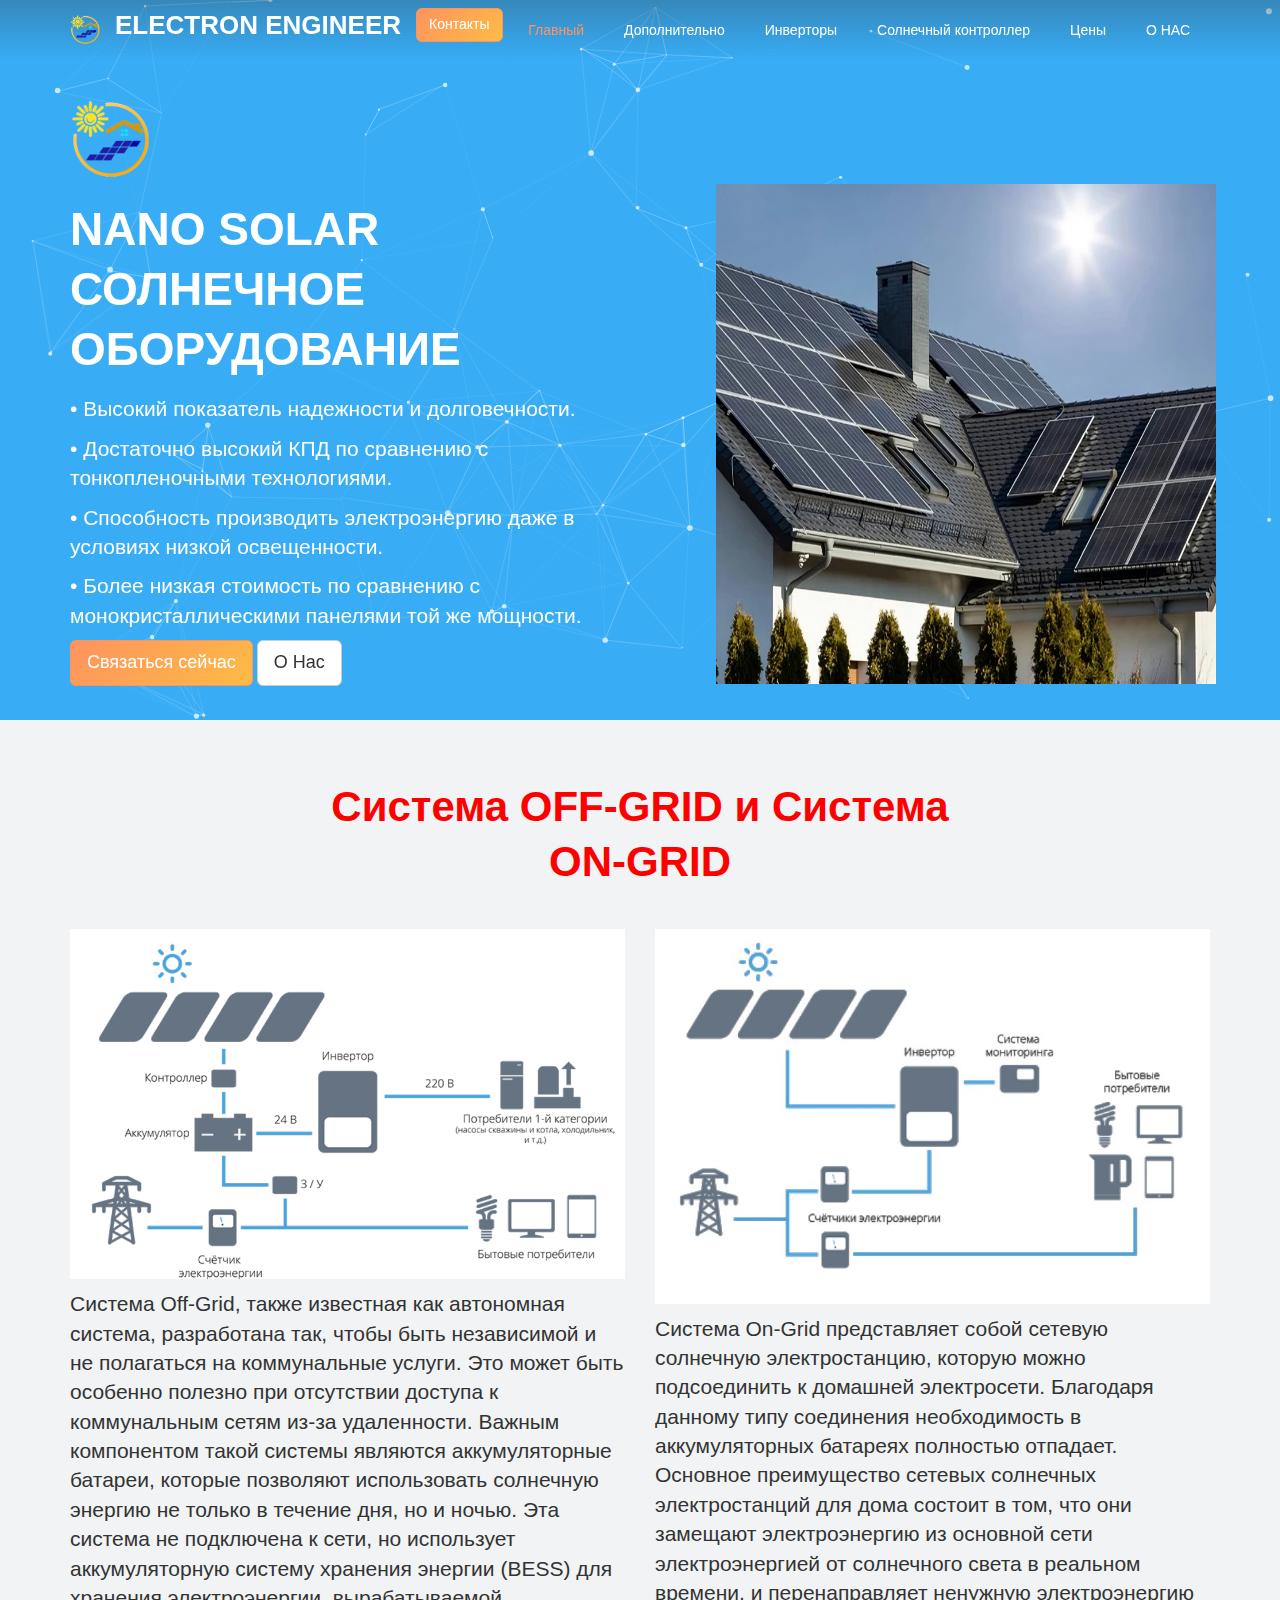
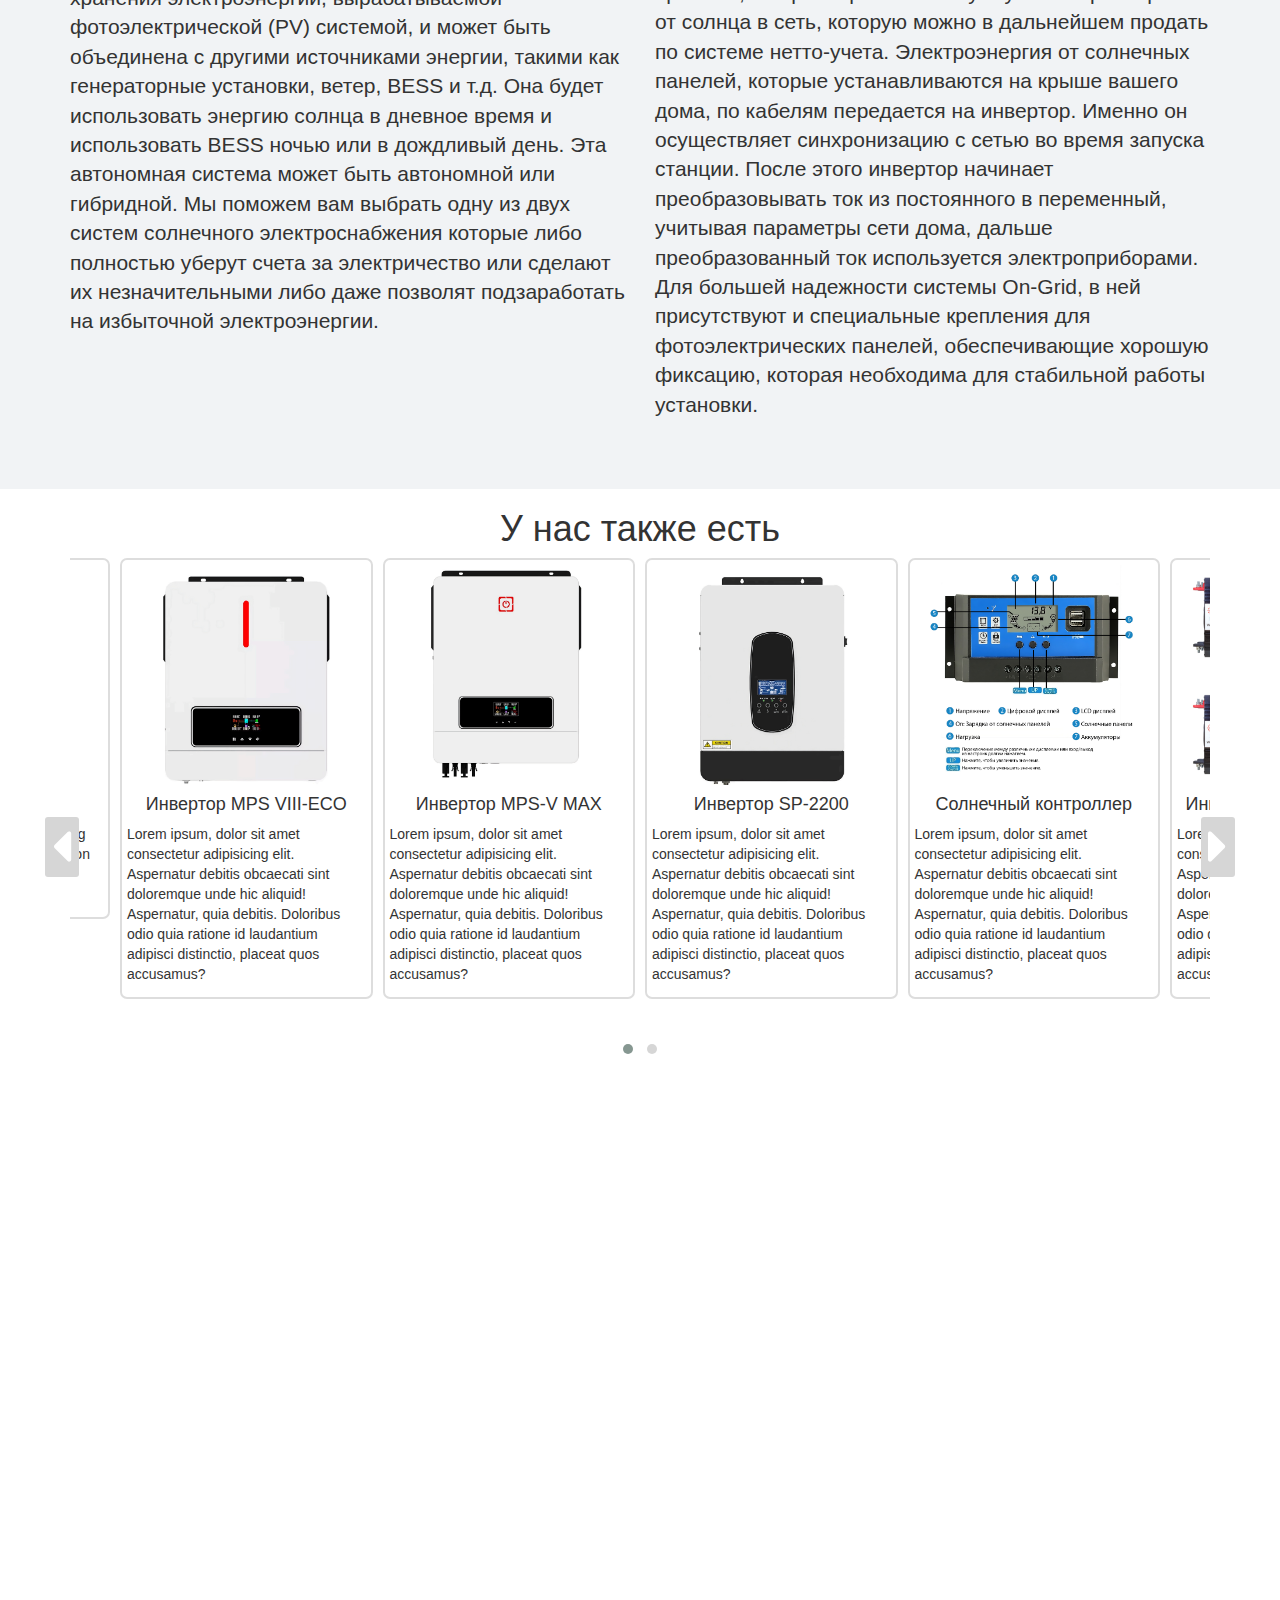
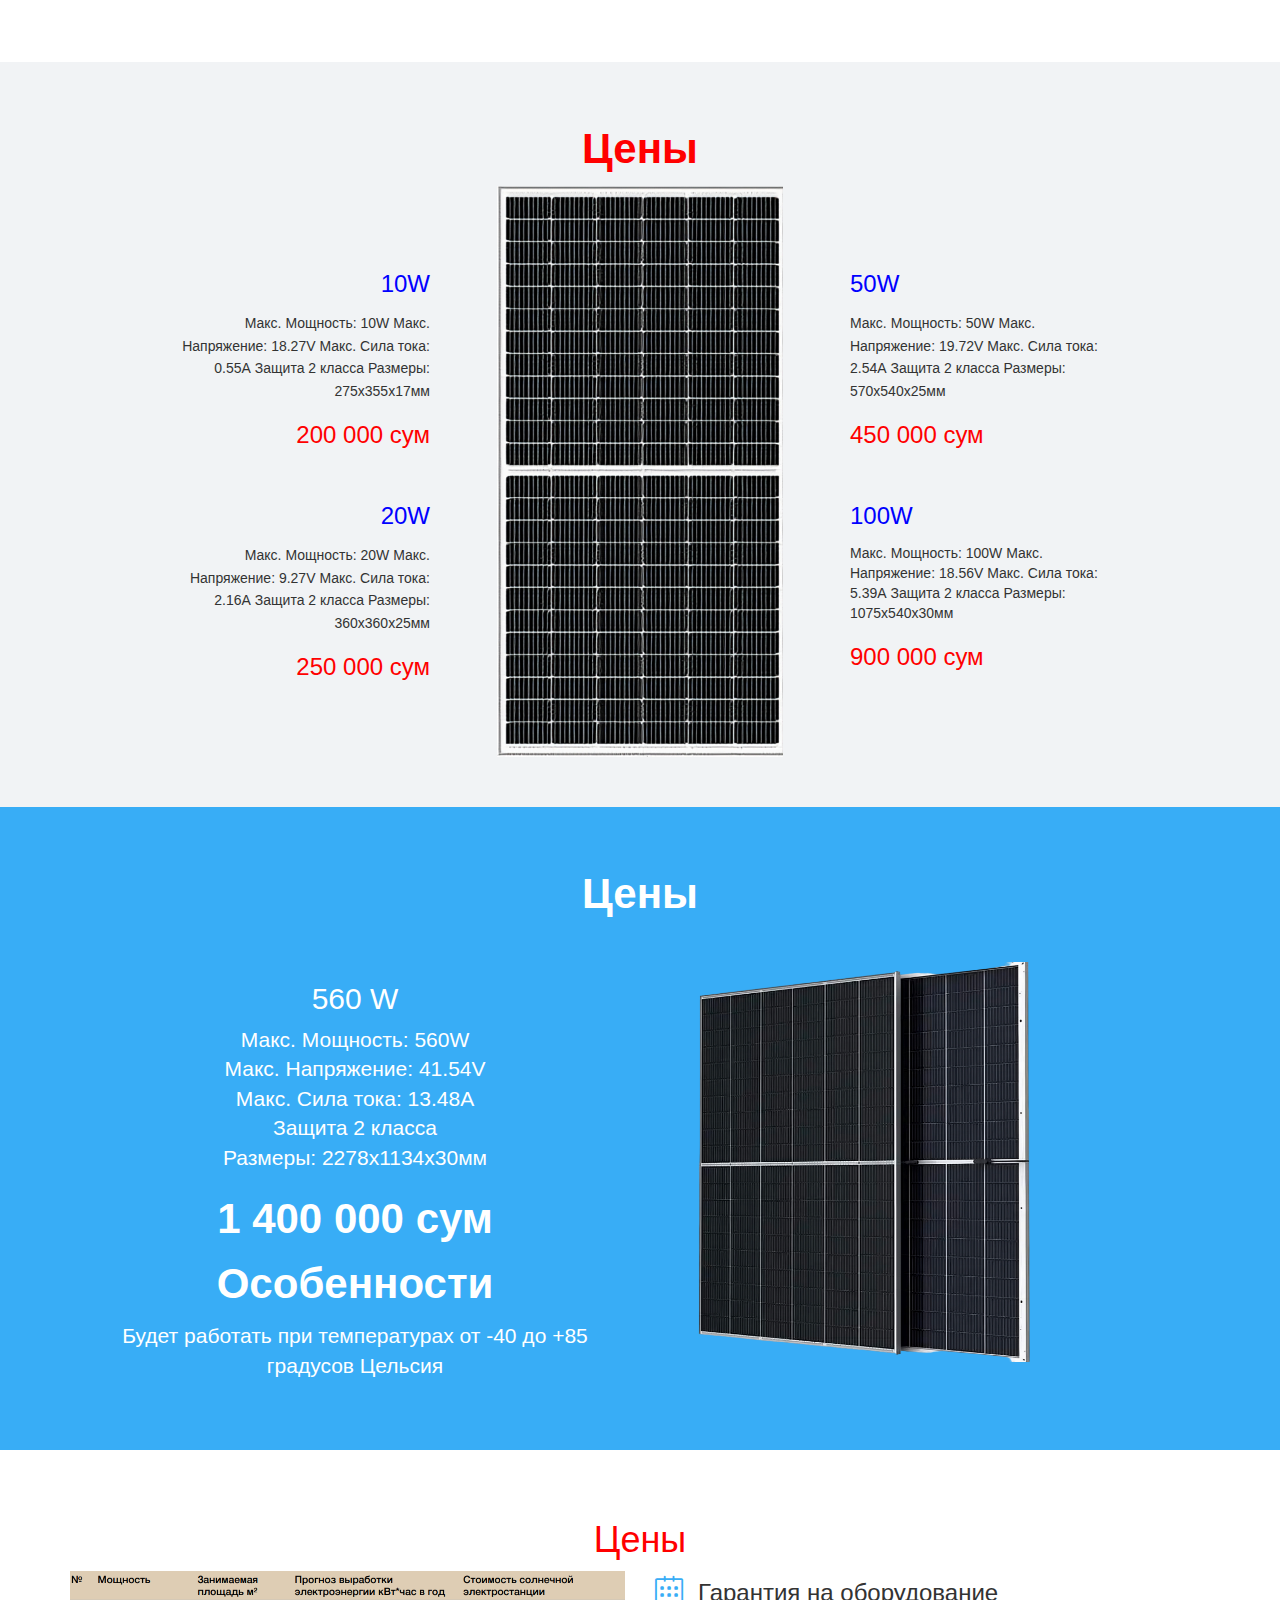
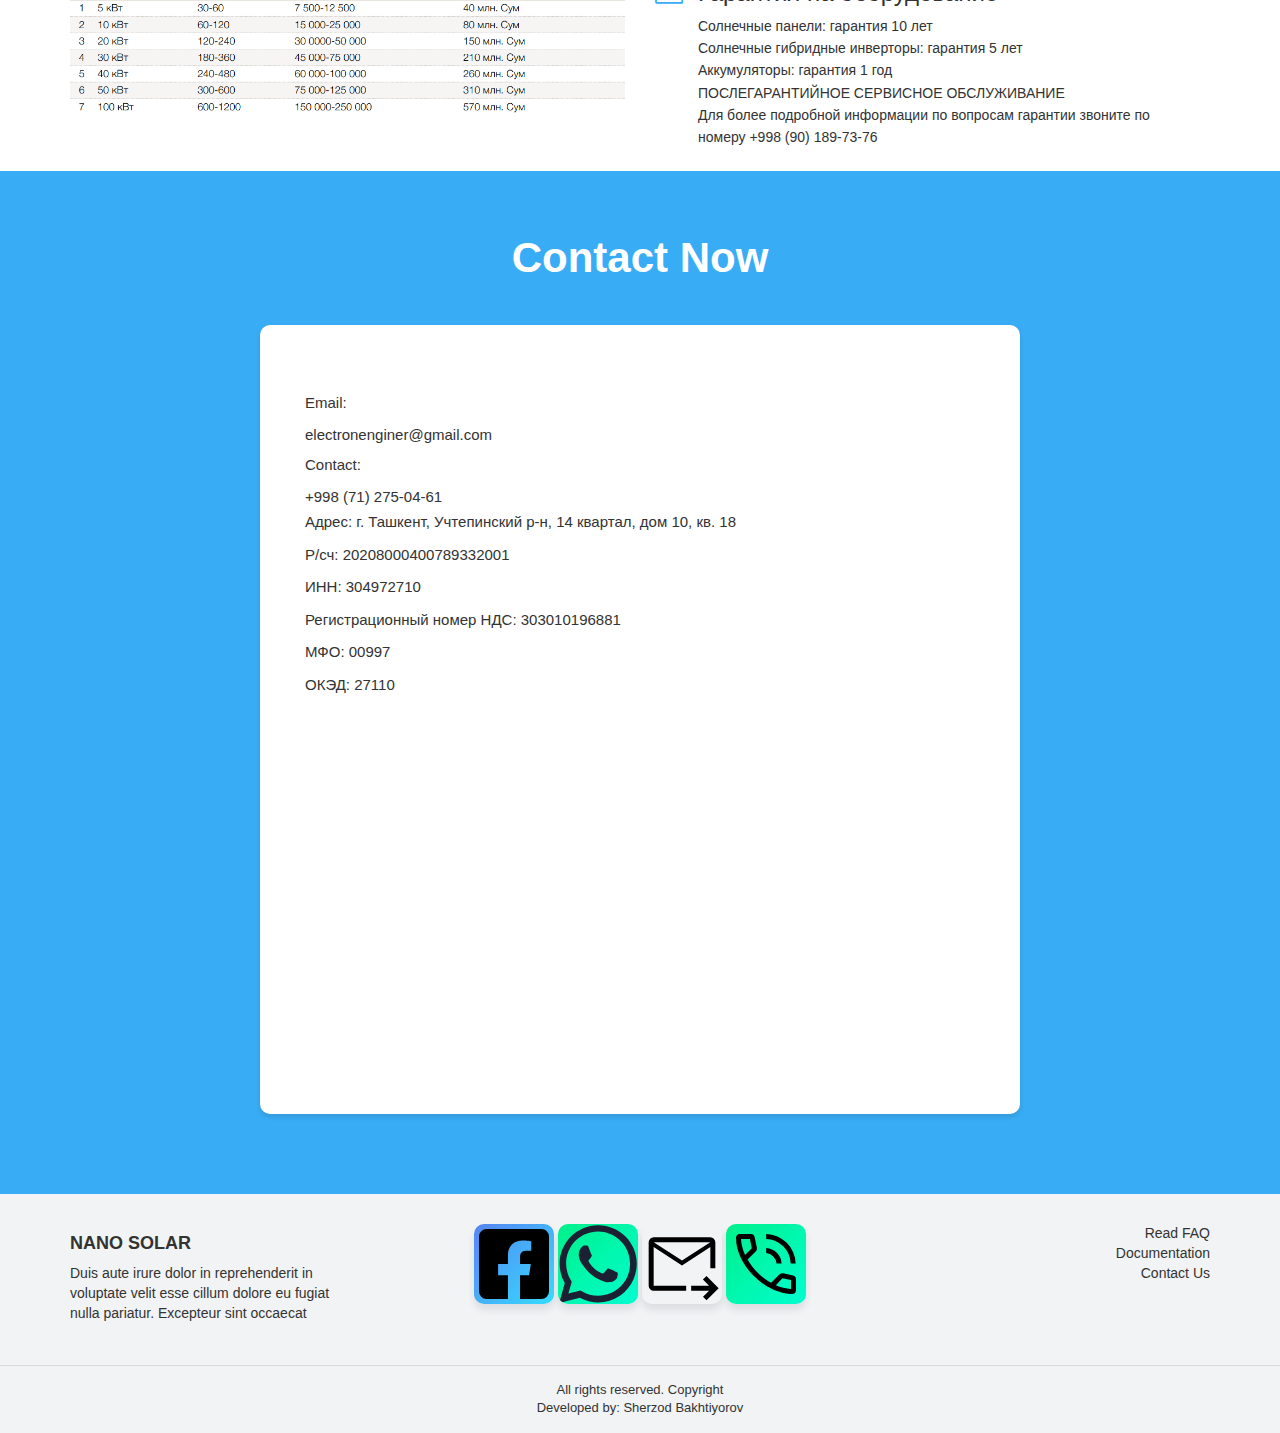
<file: index.html>
<!DOCTYPE HTML>
<html lang="en">
<head>
<meta charset="utf-8">
<meta name="viewport" content="width=device-width, initial-scale=1"/>
<meta name="keywords" content="renovation, house renovation, home renovation in new york, renovation in new york, new york, home renovation in america, Repair and construction, New York home renovation, New York apartment renovation, Budget home renovation, Professional home renovation, Complete home renovation, New York turnkey renovation, Home interior design, New York home decoration, Economical home renovation, Repair of facades of houses, Repair of a roof of houses, Restoration of old houses," />
<meta name="description" content="We are a team of professional builders and remodelers specializing in quality home renovations and renovations. Whether you need a facelift or a complete refurbishment, we are ready to take on any project and turn your home into a great place to live." />  

<title>Nano Solar</title>

<link rel="icon" type="image/png" sizes="32x32" href="images/bg/logo.png">

<link rel="icon" type="image/png" sizes="96x96" href="images/bg/logo.png">
<link rel="icon" type="image/png" sizes="16x16" href="images/bg/logo.png">

<link href="fonts/font-awesome/css/font-awesome.min.css" rel="stylesheet" type="text/css"/>
<link rel="stylesheet" type="text/css" href="fonts/fontawesome/css/all.min.css">
<link href="fonts/line-icons/css/simple-line-icons.css" rel="stylesheet" type="text/css"/>

<link href="bootstrap/css/bootstrap.css" rel="stylesheet" type="text/css"/>



<link type="text/css" href="plugins/fancybox/fancybox.min.css" media="screen" rel="stylesheet" />

<link href="plugins/owlcarousel/assets/owl.carousel.min.css" rel="stylesheet">
<link href="plugins/owlcarousel/assets/owl.theme.default.css" rel="stylesheet">

<link rel="stylesheet" type="text/css" href="slayder/owl.carousel.css">
<link rel="stylesheet" type="text/css" href="slayder/owl.theme.default.css">

<link href="css/mystyle.css" rel="stylesheet" type="text/css"/>
<link href="css/responsive.css" rel="stylesheet" media="only screen and (max-width: 1200px)" />


</head>
<body>
<header id="header" class="section-header">
    <nav class="navbar" role="navigation">
      <div class="container">
        <div class="navbar-header">
          <button type="button" class="navbar-toggle collapsed"  data-toggle="collapse" data-target="#navbar1" aria-expanded="false" aria-controls="navbar">
           
            <i class="fa fa-bars"></i>
          </button>
          <img class="navbar-brand" style="width: 60px;height: 60px;margin-top: 0px" src="images/bg/logo.png">
          	<a class="navbar-brand" href="">ELECTRON ENGINEER </a>
        </div>
        <div id="navbar1" class="navbar-collapse collapse">
<a href="#staylabout" class="navbar-btn hidden-xs btn btn-warning">Контакты</a> 
<ul class="nav navbar-nav navbar-right">
	<li> <a href="#staylhome">Главный</a></li>
	<li><a href="#staylservices">Дополнительно</a></li> 
	<li><a href="inventor.html">Инверторы</a></li>
	<li><a href="kontroller.html">Солнечный контроллер</a></li>
	<li><a href="#narx">Цены</a></li>
	<li><a href="#staylabout">О НАС</a></li>
	
</ul>
        </div>
      </div>
    </nav> 
</header>
<section id="intro" class="section-intro bg-particles overflow-h bg-warning.bg-gradient">
<div id="particles-js"></div>
<div class="container">
	<div id="staylhome" class="row">
	<div class="col-sm-6">
		<header class="intro-wrap">
			<img class="" style="width: 80px;height: 80px" src="images/bg/logo.png">
			<h2 class="title-intro"> NANO SOLAR СОЛНЕЧНОЕ
ОБОРУДОВАНИЕ </h2>
			<p class="lead">• Высокий показатель надежности и долговечности.
	<p class="lead">• Достаточно высокий КПД по сравнению с
тонкопленочными технологиями.</p>
	<p class="lead">• Способность производить электроэнергию даже в
условиях низкой освещенности.</p>
	<p class="lead">• Более низкая стоимость по сравнению с
монокристаллическими панелями той же мощности.
</p>
			<a href="#staylabout" class="btn btn-warning btn-lg">Связаться сейчас</a>
			<a href="#staylmore" class="btn btn-default btn-lg">О Нас</a>
		</header>  
	</div>
		<div class="intro-img-wrap">
			<img src="1.png" class="img-hand">
	</div> 
	</div> 
</div> 
</section>
<section id="features" class="section-features bg padding-sect">
<div class="container">

<header class="section-heading">
<h2 style="color:red;" class="section-title"> Система
OFF-GRID и Система
ON-GRID
</h2>
<br>
</header><!-- sect-heading -->
<div class="row">
	<div class="col-sm-6">	
<img src="images/5.png"></br>
<p  class="section-lead lead">Система Off-Grid, также известная как автономная
система, разработана так, чтобы быть независимой и
не полагаться на коммунальные услуги. Это может
быть особенно полезно при отсутствии доступа к
коммунальным сетям из-за удаленности. Важным
компонентом такой системы являются
аккумуляторные батареи, которые позволяют
использовать солнечную энергию не только в
течение дня, но и ночью. Эта система не подключена
к сети, но использует аккумуляторную систему
хранения энергии (BESS) для хранения
электроэнергии, вырабатываемой
фотоэлектрической (PV) системой, и может быть
объединена с другими источниками энергии, такими
как генераторные установки, ветер, BESS и т.д. Она
будет использовать энергию солнца в дневное время
и использовать BESS ночью или в дождливый день. 
Эта автономная система может быть автономной или
гибридной. Мы поможем вам выбрать одну
из двух систем солнечного
электроснабжения которые либо
полностью уберут счета за
электричество или сделают их
незначительными либо даже позволят
подзаработать на избыточной
электроэнергии.</p>


	</div><!-- col // -->
	<div class="col-sm-6">
		 <img src="images/4.jpg"><br/>
<p  class="section-lead lead">
			
Система On-Grid представляет собой сетевую солнечную
электростанцию, которую можно подсоединить к
домашней электросети. Благодаря данному типу
соединения необходимость в аккумуляторных батареях
полностью отпадает.
Основное преимущество сетевых солнечных
электростанций для дома состоит в том, что они
замещают электроэнергию из основной сети
электроэнергией от солнечного света в реальном
времени, и перенаправляет ненужную электроэнергию
от солнца в сеть, которую можно в дальнейшем продать
по системе нетто-учета. Электроэнергия от солнечных
панелей, которые устанавливаются на крыше вашего
дома, по кабелям передается на инвертор. Именно он
осуществляет синхронизацию с сетью во время запуска
станции. После этого инвертор начинает
преобразовывать ток из постоянного в переменный, 
учитывая параметры сети дома, дальше
преобразованный ток используется электроприборами. 
Для большей надежности системы On-Grid, в ней
присутствуют и специальные крепления для
фотоэлектрических панелей, обеспечивающие хорошую
фиксацию, которая необходима для стабильной работы
установки.


		</p>

	</div><!-- col // -->
</div>



</div><!-- container // -->
</section>


<section id="staylservices" class="container">

	<div>
		<h1 class="title-section text-center">У нас также есть </h1>
		<div id="owl-demo-2" class="owl-carousel owl-theme">

			<article class="product">
				<a data-fancybox="gallery" href="images/bg/8.png">
					<img src="images/bg/8.png" class="img-responsive" />
				</a>
				<div class="caption">
					<h4 class="text-center">Инвертор MPS VIII-ECO</h4>
					<p class="flex-text">Lorem ipsum, dolor sit amet consectetur adipisicing elit. Aspernatur debitis obcaecati sint doloremque unde hic aliquid! Aspernatur, quia debitis. Doloribus odio quia ratione id laudantium adipisci distinctio, placeat quos accusamus?</p>
				
				</div>
			</article>

			<article class="product">
				<a data-fancybox="gallery" href="images/bg/9.png">
					<img src="images/bg/9.png" class="img-responsive" />
				</a>
				<div class="caption">
					<h4 class="text-center">Инвертор MPS-V MAX</h4>
					<p class="flex-text">Lorem ipsum, dolor sit amet consectetur adipisicing elit. Aspernatur debitis obcaecati sint doloremque unde hic aliquid! Aspernatur, quia debitis. Doloribus odio quia ratione id laudantium adipisci distinctio, placeat quos accusamus?</p>
				
				</div>
			</article>

			<article class="product">
				<a data-fancybox="gallery" href="images/bg/10.png">
					<img src="images/bg/10.png" class="img-responsive" />
				</a>
				<div class="caption">
					<h4 class="text-center">Инвертор SP-2200</h4>
					<p class="flex-text">Lorem ipsum, dolor sit amet consectetur adipisicing elit. Aspernatur debitis obcaecati sint doloremque unde hic aliquid! Aspernatur, quia debitis. Doloribus odio quia ratione id laudantium adipisci distinctio, placeat quos accusamus?</p>
					
				</div>
			</article>

			<article class="product">
				<a data-fancybox="gallery" href="images/bg/11.png">
					<img src="images/bg/11.png" class="img-responsive" />
				</a>
				<div class="caption">
					<h4 class="text-center">Солнечный контроллер</h4>
					<p class="flex-text">Lorem ipsum, dolor sit amet consectetur adipisicing elit. Aspernatur debitis obcaecati sint doloremque unde hic aliquid! Aspernatur, quia debitis. Doloribus odio quia ratione id laudantium adipisci distinctio, placeat quos accusamus?</p>
				
				</div>
			</article>

			<article class="product">
				<a data-fancybox="gallery" href="images/bg/12.png">
					<img src="images/bg/12.png" class="img-responsive" />
				</a>
				<div class="caption">
					<h4 class="text-center">Инверторы NANO TEHNIC</h4>
					<p class="flex-text">Lorem ipsum, dolor sit amet consectetur adipisicing elit. Aspernatur debitis obcaecati sint doloremque unde hic aliquid! Aspernatur, quia debitis. Doloribus odio quia ratione id laudantium adipisci distinctio, placeat quos accusamus?</p>
					
				</div>
			</article>

			<article class="product">
				<a data-fancybox="gallery" href="images/6.png">
					<img src="images/6.png" class="img-responsive" />
				</a>
				<div class="caption">
					<h4 class="text-center">Солнечные панели</h4>
					<p class="flex-text">5 ways baby boomers are changing healthcare Starting in 2011, 3 million baby boomers each year reach retirement age....</p>
				
				</div>
			</article>

		</div><!-- #owl-demo-2 -->
	</div><!-- .container -->
</section>



<section id="staylmore" class="section-videoclick bg-img1 padding-sect">
<div class="container">

<header class="section-heading text-white">
<h2 class="section-title"> О НАС </h2>
<p class="section-lead lead">ELECTRON ENGINEER предлагает широкий спектр
оборудования для получения солнечной электроэнергии. 
Солнечная генерация - это одно из направлений
альтернативной энергетики. Генерация осуществляется в
результате преобразования солнечного света в электричество
непосредственно с помощью фотоэлектрических устройств. 
Фотопреобразователи преобразовывают солнечный свет в
электрический ток методом фотоэлектрического эффекта.Мы поможем вам выбрать одну
из двух систем солнечного
электроснабжения которые либо
полностью уберут счета за
электричество или сделают их
незначительными либо даже позволят
подзаработать на избыточной
электроэнергии. Мы поможем вам выбрать одну
из двух систем солнечного
электроснабжения которые либо
полностью уберут счета за
электричество или сделают их
незначительными либо даже позволят
подзаработать на избыточной
электроэнергии. </p>
</header>
</div>
</section>








<section  id="narx"  class="section-showcase bg padding-sect">
<div class="container">

<h2 style="color:red;" class="section-title text-center"> Цены </h2>
<div class="row">

	<aside class="col-md-3 col-sm-4 col-md-offset-1 showcase-left"> 

<figure class="iconbox">
			
	<figcaption class="text-wrap">
		<h3 style="color:blue;" class="title">10W</h3>
		<p>Макс. Мощность: 10W
Макс. Напряжение: 18.27V
Макс. Сила тока: 0.55А

Защита 2 класса
Размеры: 275х355х17мм </p>
<h3 style="color: red;">200 000 сум</h3>
	</figcaption>
</figure> 

<figure class="iconbox">
			
	<figcaption class="text-wrap">
		<h3 style="color:blue;" class="title">20W</h3>
		<p>Макс. Мощность: 20W
Макс. Напряжение: 9.27V
Макс. Сила тока: 2.16А

Защита 2 класса
Размеры: 360х360х25мм </p>
<h3 style="color: red;">250 000 сум</h3>
	</figcaption>
</figure>


	</aside>
	<div class="col-md-4 col-sm-4 showcase-center"> 
		<div class="item-center-wrap"> 
		<img src="images/1.png">
		</div>
	</div>
	<aside class="col-md-3 col-sm-4 showcase-right">

<figure class="iconbox">
		
	<figcaption class="text-wrap">
		<h3 style="color:blue;" class="title">50W</h3>
		<p>Макс. Мощность: 50W
Макс. Напряжение: 19.72V
Макс. Сила тока: 2.54А

Защита 2 класса
Размеры: 570х540х25мм </p>
<h3 style="color: red;">450 000 сум</h3>
	</figcaption>
</figure>


<figure class="iconbox">
	
	<figcaption class="text-wrap">
		<h3 style="color:blue;" class="title">100W</h3> Макс. Мощность: 100W
Макс. Напряжение: 18.56V
Макс. Сила тока: 5.39А

Защита 2 класса
Размеры: 1075х540х30мм</p>
<h3 style="color: red;">900 000 сум</h3>
	</figcaption>
</figure>

	</aside>
</div>
</div>
</section>



<section id="narx" class="section-cform bg-primary padding-sect">
<div class="container">
<header class="section-heading text-white">
	<h2 class="section-title"> Цены</h2>
</header>
<div class="col-sm-6">
	<h2 class="text-center">
		560 W
	</h2>
	<p class="section-lead lead text-center">Макс. Мощность: 560W</br>
Макс. Напряжение: 41.54V</br>
Макс. Сила тока: 13.48А</br>

Защита 2 класса</br>
Размеры: 2278х1134х30мм</p>
<h2 class="section-title text-center"> 1 400 000 сум</h2>
<h2 class="section-title  text-center"> Особенности</h2>
<p class="section-lead lead text-center">Будет работать при температурах
от -40 до +85 градусов Цельсия</p>
</div>
<div class="col-sm-6">
	<img style="width:400px; height:400px;" src="images/6.png">
</div>
</div>
</section>



<div id="staylprojects" class="container" style="padding-top: 50px;">
<h1 style="color:red;" class="title-section text-center">Цены </h1>
<div class="row blocks-eq-280">
	<div class="col-sm-6">
			<figure class="iconbox iconbox-aside">
				
				<img class="center"  src="images/3.png">
			</figure> 
	</div>
	<div class="col-sm-6">
			<figure class="iconbox iconbox-aside">
				<span class="icon-normal primary"> <i class="icon-calendar"></i> </span>
				<figcaption class="text-wrap">
					<h3 class="title">Гарантия на оборудование</h3>
					<p >Солнечные панели: гарантия 10 лет<br/>
Солнечные гибридные инверторы: гарантия 5 лет<br/>
Аккумуляторы: гарантия 1 год<br/>

ПОСЛЕГАРАНТИЙНОЕ СЕРВИСНОЕ ОБСЛУЖИВАНИЕ<br/>
Для более подробной информации по вопросам гарантии звоните по
номеру +998 (90) 189-73-76

</p>
				</figcaption>
			</figure> 
	</div>
	
</div>


</div>
</section>


<section id="staylabout" class="section-cform bg-primary padding-sect">
<div class="container">

<header class="section-heading text-white">
	<h2 class="section-title"> Contact Now</h2>
</header>

<div class="block-lg col-sm-8 col-sm-offset-2">
	<form class="p30">
	<div class="row">
		<h5 class="dark">Email:</h5>
		<a href="mailto:" class="dark"> electronenginer@gmail.com</a>
		<h5 class="dark">Contact:</h5>
		<a href="tel:+998712750461" class="dark">+998 (71) 275-04-61</a>
		<p class="dark">Адрес: г. Ташкент, Учтепинский р-н, 
14 квартал, дом 10, кв. 18</p>
		<p class="dark">Р/сч: 20208000400789332001</p>
		<p class="dark">ИНН: 304972710</p>
		<p class="dark">Регистрационный номер НДС: 
303010196881
</p>
		<p class="dark">МФО: 00997</p>
		<p class="dark">ОКЭД: 27110</p>
		<iframe class="center-block" src="https://www.google.com/maps/embed?pb=!1m18!1m12!1m3!1d385.6930026140827!2d69.19389186751123!3d41.29353190536686!2m3!1f0!2f0!3f0!3m2!1i1024!2i768!4f13.1!3m3!1m2!1s0x38ae8b70a6533699%3A0x53f644d811a4acae!2z0JzQuNC60YDQvtC60YDQtdC00LjRgtC90LDRjyDQntGA0LPQsNC90LjQt9Cw0YbQuNGPIERFTFRB!5e0!3m2!1sru!2sru!4v1712099208914!5m2!1sru!2sru" width="300" height="350" style="border:0;" allowfullscreen="" loading="lazy" referrerpolicy="no-referrer-when-downgrade"></iframe>

	</div>
	</form>
</div>

</div>
</section>

<footer class="section-footer bg">
	<section class="footer-top padding-sect-sm">
		<div class="container">
			<div class="row">
			<aside class="col-sm-3 col-xs-12">
				<article class="footer-about-wrap">
					<h4 class="title">NANO SOLAR</h4>
					<p>Duis aute irure dolor in reprehenderit in voluptate velit esse
			cillum dolore eu fugiat nulla pariatur. Excepteur sint occaecat </p>
				</article>
			</aside>
			<aside class="col-sm-6 col-xs-6">
				<div class="center">
					<a href="">
					<img class="icon-refresh icon-shape icon-lg bg-grad-primary"  src="images/icons/square-facebook.svg">
					</a>
					<a href="">
					<img class="icon-shape icon-lg bg-grad-light"  src="images/icons/whatsapp.svg"></a>
					<a href="">
					<img class="icon-refresh icon-shape icon-lg bg-grad-success"  src="images/icons/forward_to_inbox_FILL0_wght400_GRAD0_opsz48.svg"></a>
					<a href="">
					<img class="icon-shape icon-lg bg-grad-light"  src="images/icons/phone_in_talk_FILL0_wght400_GRAD0_opsz48.svg"></a>

			</aside>
			<aside class="col-sm-3 col-xs-6">
				<ul class="list-nav text-right">
					<li> <a href="#"> Read FAQ </a></li>
					<li> <a href="#"> Documentation </a></li>
					<li> <a href="#"> Contact Us </a></li>
				</ul>
			</aside>
			</div> <!-- row.// -->
		</div><!-- //container -->
	</section> <!-- footer-top.// -->
	<section class="footer-bottom  border-top clearfix">
		<div class="container">	
			<div class="center">
				All rights reserved. Copyright <br>
				Developed by: <a href="https://t.me/Baxtiyorov20">Sherzod Bakhtiyorov</a> <br>
			</div>
		</div><!-- //container -->
	</section> <!-- footer-bottom.// -->
</footer>
 

<script src="js/jquery-2.0.0.min.js" type="text/javascript"></script>
<script src="js/myscript.js" type="text/javascript"></script>


<script src="bootstrap/js/bootstrap.min.js" type="text/javascript"></script>
<script src="slayder/owl.carousel.min.js"></script>
<script src="plugins/particles/particles.min.js" type="text/javascript"></script>
<script src="plugins/particles/particles-init.js" type="text/javascript"></script>
<script type="text/javascript" src="plugins/fancybox/fancybox.min.js"></script>
<script src="plugins/owlcarousel/owl.carousel.min.js"></script>
<script type="text/javascript">


$('.owl-carousel').owlCarousel({
  items:4,
  loop: true,
  margin: 10,
  nav: true,
  stagePadding:50,
  responsive:{
  	0:{
  		items:1
  	},
  	600:{
  		items:3
  	},
  	1000:{
  		items:4
  	},
  },
  navText: [
    "<i class='fa fa-caret-left'></i>",
    "<i class='fa fa-caret-right'></i>"
  ],
  autoplay: true,
  autoplayHoverPause: true,
})

</script>
</body>
</html>
</file>
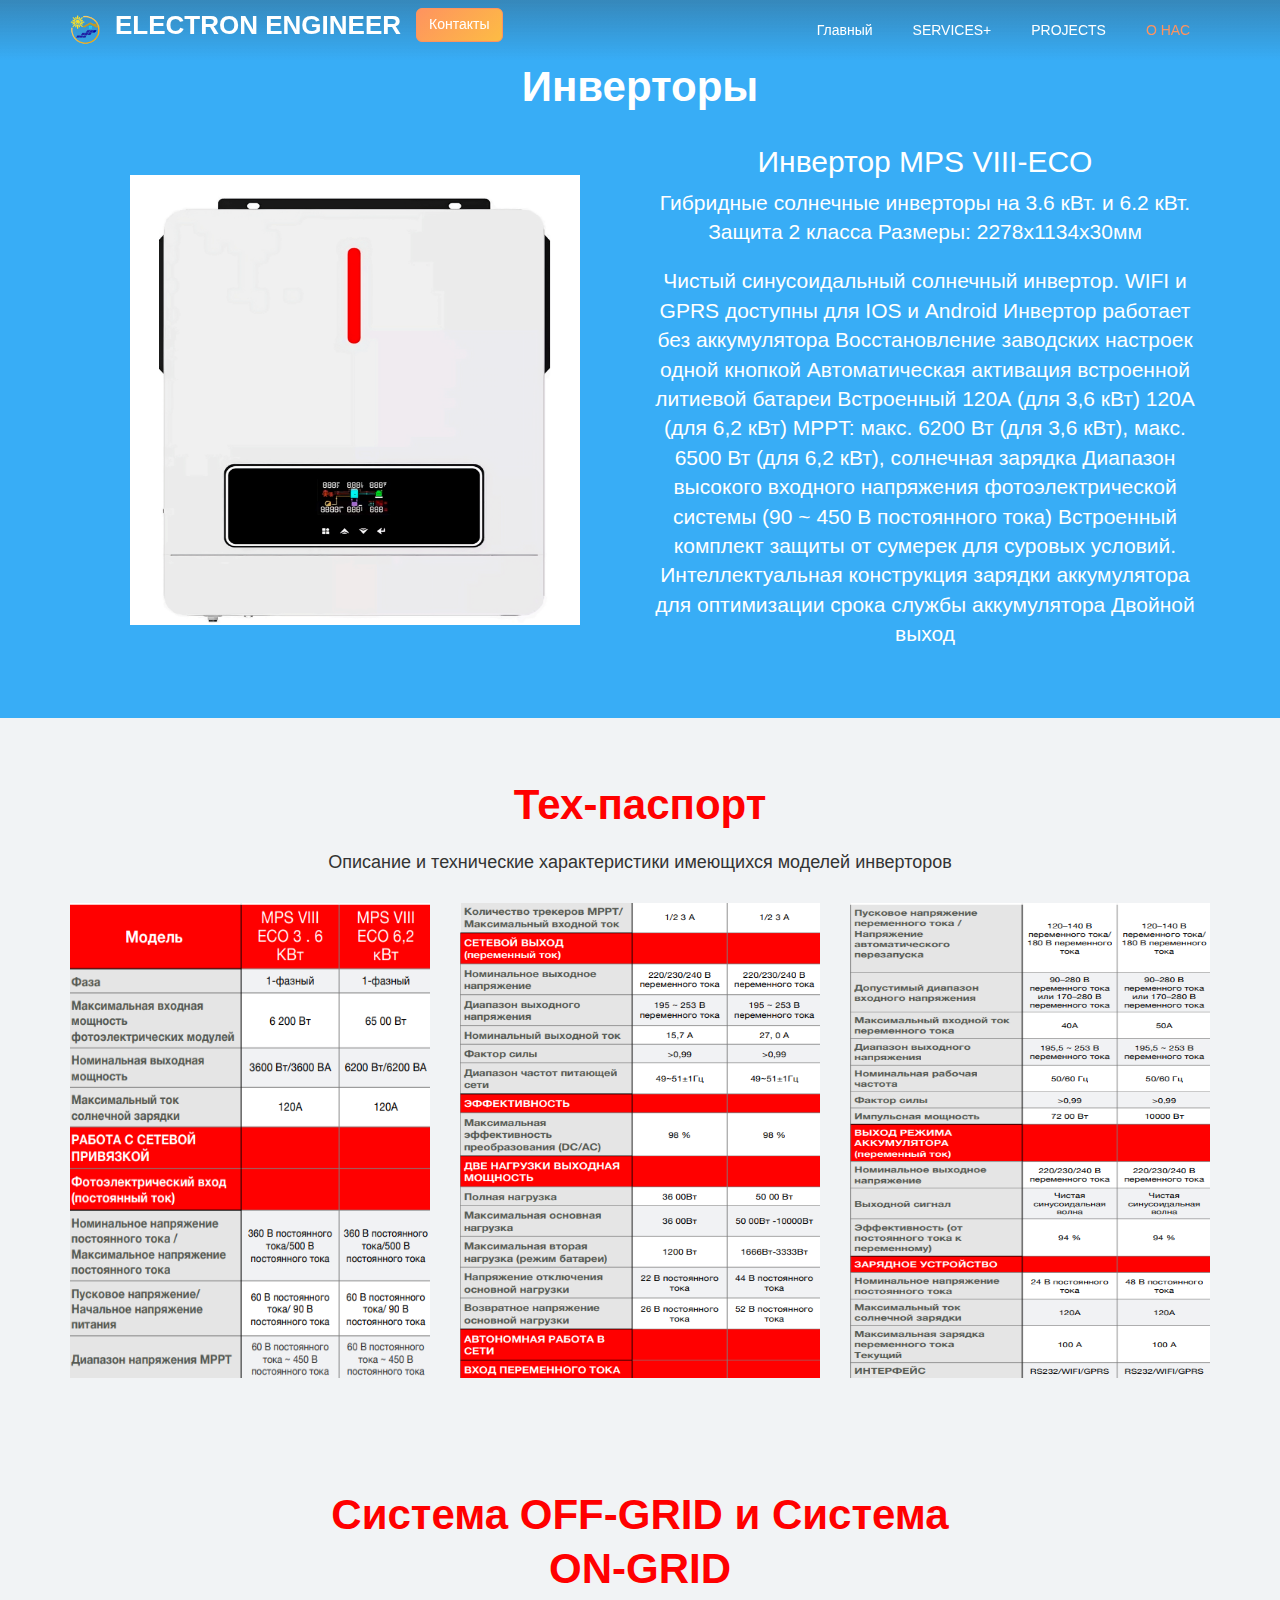
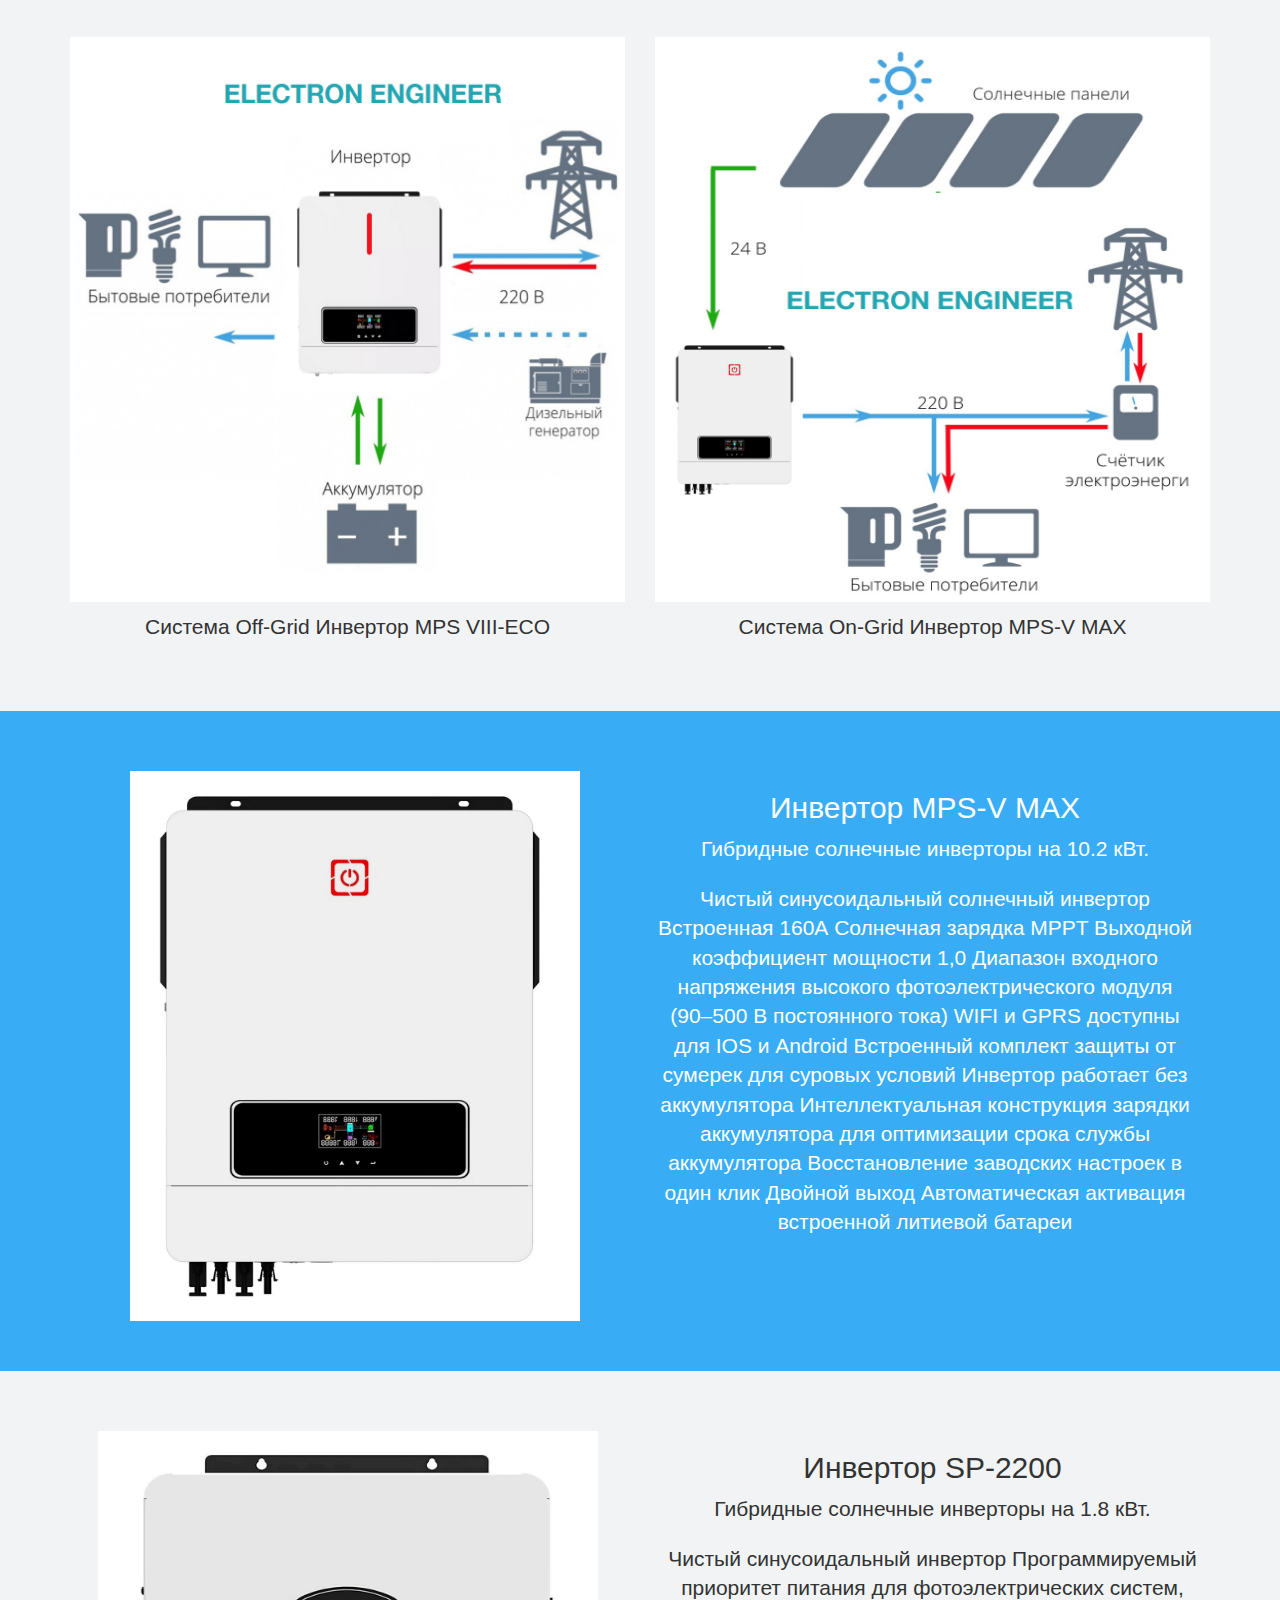
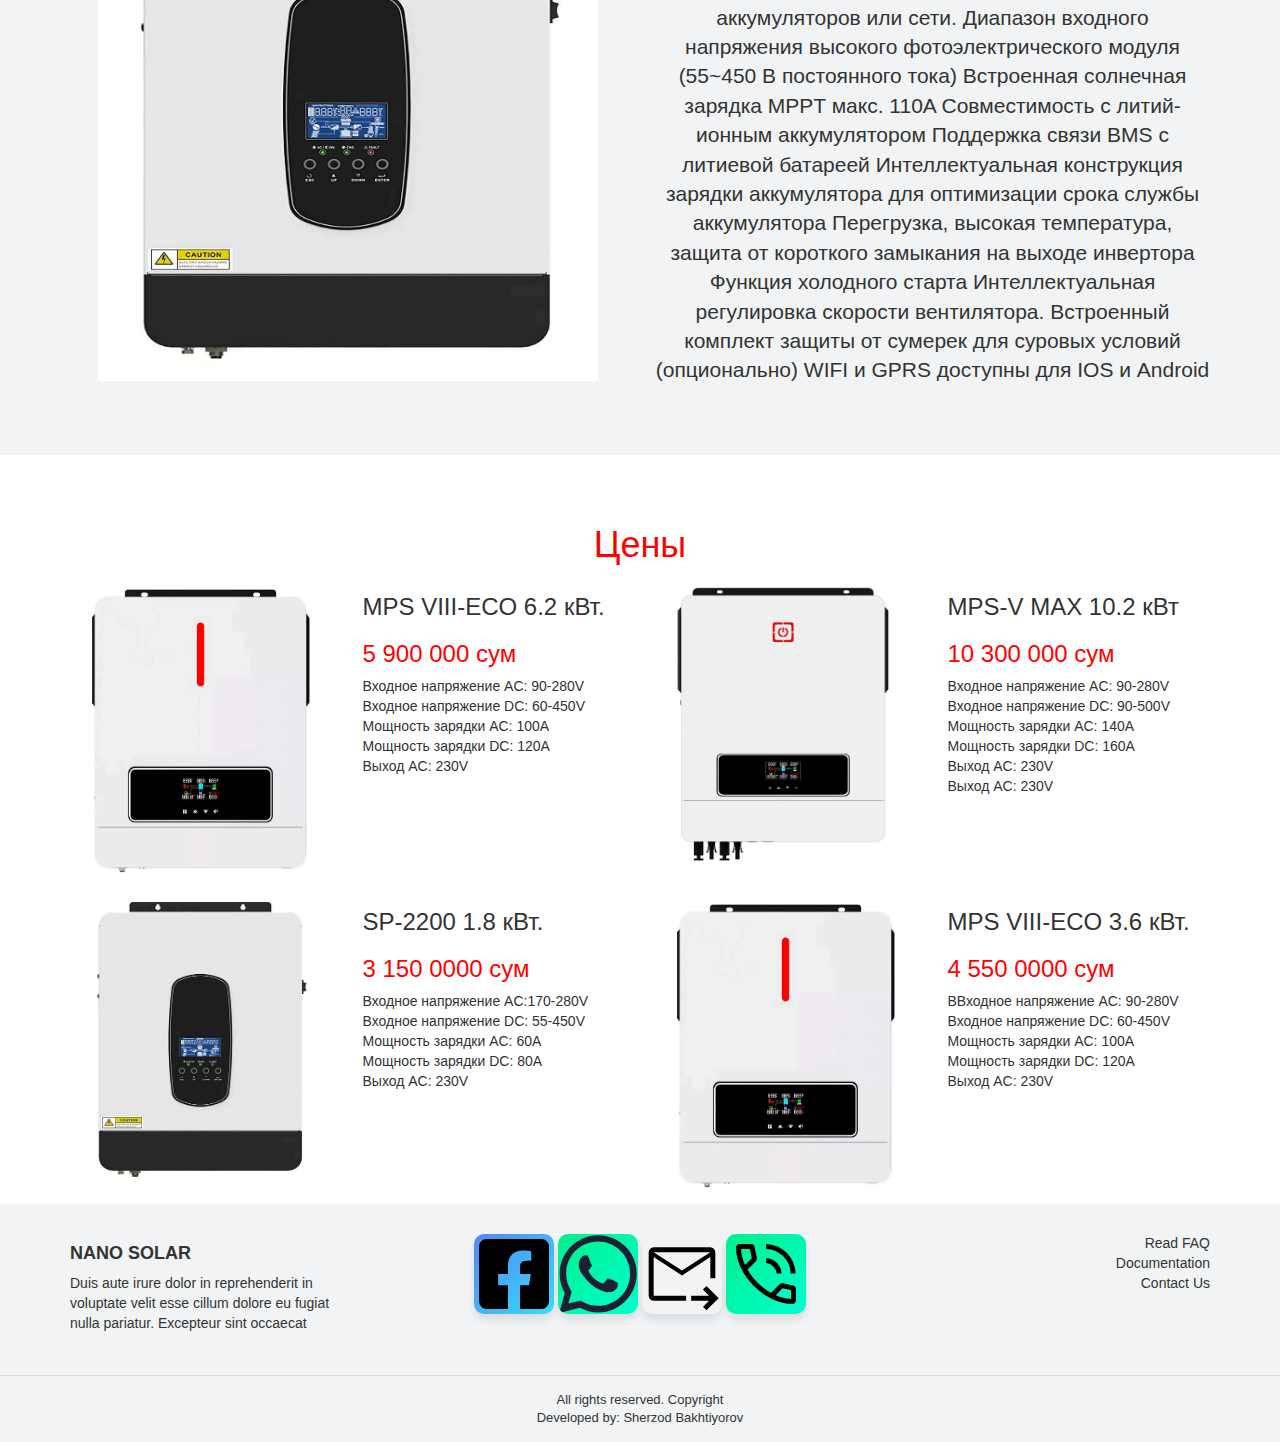
<file: inventor.html>
<!DOCTYPE html>
<html>
<head>
	<meta charset="utf-8">
	<meta name="viewport" content="width=device-width, initial-scale=1">
	<title>NANO SOLAR</title>

<link rel="icon" type="image/png" sizes="32x32" href="images/bg/logo.png">

<link rel="icon" type="image/png" sizes="96x96" href="images/bg/logo.png">
<link rel="icon" type="image/png" sizes="16x16" href="images/bg/logo.png">
<link href="fonts/font-awesome/css/font-awesome.min.css" rel="stylesheet" type="text/css"/>
<link rel="stylesheet" type="text/css" href="fonts/fontawesome/css/all.min.css">
<link href="fonts/line-icons/css/simple-line-icons.css" rel="stylesheet" type="text/css"/>

<link href="bootstrap/css/bootstrap.css" rel="stylesheet" type="text/css"/>



<link type="text/css" href="plugins/fancybox/fancybox.min.css" media="screen" rel="stylesheet" />

<link href="plugins/owlcarousel/assets/owl.carousel.min.css" rel="stylesheet">
<link href="plugins/owlcarousel/assets/owl.theme.default.css" rel="stylesheet">

<link rel="stylesheet" type="text/css" href="slayder/owl.carousel.css">
<link rel="stylesheet" type="text/css" href="slayder/owl.theme.default.css">

<link href="css/mystyle.css" rel="stylesheet" type="text/css"/>
<link href="css/responsive.css" rel="stylesheet" media="only screen and (max-width: 1200px)" />

</head>
<body>
<header id="header" class="section-header">
    <nav class="navbar" role="navigation">
      <div class="container">
        <div class="navbar-header">
          <button type="button" class="navbar-toggle collapsed"  data-toggle="collapse" data-target="#navbar1" aria-expanded="false" aria-controls="navbar">
           
            <i class="fa fa-bars"></i>
          </button>
          <img class="navbar-brand" style="width: 60px;height: 60px;margin-top: 0px" src="images/bg/logo.png">
          	<a class="navbar-brand" href="">ELECTRON ENGINEER </a>
        </div>
        <div id="navbar1" class="navbar-collapse collapse">
<a href="#staylabout" class="navbar-btn hidden-xs btn btn-warning">Контакты</a> 
<ul class="nav navbar-nav navbar-right">
	<li> <a href="#staylhome">Главный</a></li>
	<li><a href="#staylservices">SERVICES+</a></li> 
	<li><a href="#staylprojects">PROJECTS</a></li>
	<li><a href="#staylabout">О НАС</a></li>
	
</ul>
        </div>
      </div>
    </nav> 
</header>

<section id="staylabout" class="section-cform bg-primary padding-sect">
<div class="container">
	<h2 class="section-title section-heading text-white"> Инверторы</h2>


<div class="col-sm-6">
	<img class="center-block" style="width:450px; height:450px; margin-top:50px " src="images/bg/8.png">
</div>
<div class="col-sm-6">
	<h2 class="text-center">
		Инвертор MPS
VIII-ECO
	</h2>
	<p class="section-lead lead text-center">Гибридные солнечные инверторы

на 3.6 кВт. и 6.2 кВт.</br>

Защита 2 класса
Размеры: 2278х1134х30мм</p>
<p class="section-lead lead text-center">Чистый синусоидальный солнечный инвертор.
WIFI и GPRS доступны для IOS и Android
Инвертор работает без аккумулятора

Восстановление заводских настроек одной кнопкой

Автоматическая активация встроенной литиевой
батареи

Встроенный 120А (для 3,6 кВт) 120А (для 6,2 кВт)
MPPT: макс. 6200 Вт (для 3,6 кВт), макс. 6500 Вт (для
6,2 кВт), солнечная зарядка

Диапазон высокого входного напряжения
фотоэлектрической системы (90 ~ 450 В постоянного
тока)
Встроенный комплект защиты от сумерек для
суровых условий.
Интеллектуальная конструкция зарядки
аккумулятора для оптимизации срока службы
аккумулятора

Двойной выход
</p>
</div>
</div>
</section>
<section id="features" class="section-features bg padding-sect">
<div class="container">

<header class="section-heading">
<h2 style="color:red;" class="section-title"> Тех-паспорт</h2>
<h4>Описание и технические
характеристики имеющихся
моделей инверторов</h4>
</header><!-- sect-heading -->
<div class="row">
	<div class="col-sm-4">	
<img style="width:565px;height: 475px;" src="images/7.png"></br>


	</div><!-- col // -->
	<div class="col-sm-4">
		 <img style="width:565px;height: 475px;" src="images/8.png"><br/>

	</div><!-- col // -->
	<div class="col-sm-4">
		 <img style="width:565px;height: 475px;" src="images/9.png"><br/>

	</div><!-- col // -->
</div>

</div><!-- container // -->
</section>

<section id="features" class="section-features bg padding-sect">
<div class="container">

<header class="section-heading">
<h2 style="color:red;" class="section-title"> Система
OFF-GRID и Система
ON-GRID
</h2>
<br>
</header><!-- sect-heading -->
<div class="row">
	<div class="col-sm-6">	
<img style="width:565px;height: 565px;" src="images/10.png"></br>
<p  class="section-lead lead text-center">Система Off-Grid Инвертор MPS
VIII-ECO</p>


	</div><!-- col // -->
	<div class="col-sm-6">
		 <img style="width:565px;height: 565px;" src="images/11.png"><br/>
<p  class="section-lead lead text-center">
		Система On-Grid Инвертор
MPS-V MAX
		</p>

	</div><!-- col // -->
</div>



</div><!-- container // -->
</section>

<section id="staylabout" class="section-cform bg-primary padding-sect">
<div class="container">

<div class="col-sm-6">
	<img class="center-block" style="width:450px; height:550px;" src="images/12.png">
</div>
<div class="col-sm-6">
	<h2 class="text-center">
		Инвертор
MPS-V MAX
	</h2>
	<p class="section-lead lead text-center">Гибридные солнечные инверторы

на 10.2 кВт.</p>
<p class="section-lead lead text-center">Чистый синусоидальный солнечный инвертор  

Встроенная 160А Солнечная зарядка MPPT  

Выходной коэффициент мощности 1,0
Диапазон входного напряжения высокого
фотоэлектрического модуля (90–500 В постоянного
тока) 

WIFI и GPRS доступны для IOS и Android 

Встроенный комплект защиты от сумерек для
суровых условий

Инвертор работает без аккумулятора

Интеллектуальная конструкция зарядки
аккумулятора для оптимизации срока службы
аккумулятора

Восстановление заводских настроек в один клик

Двойной выход

Автоматическая активация встроенной литиевой
батареи 
</p>
</div>
</div>
</section>

<section class="section-features bg padding-sect">
<div class="container">

<div class="row">
	<div class="col-sm-6">

<img class="center-block" style="width:500px; height:550px;" src="images/13.png"></br>



	</div><!-- col // -->
	<div class="col-sm-6">
<h2 class="text-center">Инвертор
SP-2200</h2>	
		<p class="section-lead lead text-center">Гибридные солнечные инверторы

на 1.8 кВт.</p>
<p class="section-lead lead text-center">Чистый синусоидальный инвертор

Программируемый приоритет питания для
фотоэлектрических систем, аккумуляторов или сети.
Диапазон входного напряжения высокого
фотоэлектрического модуля (55~450 В постоянного
тока)
Встроенная солнечная зарядка MPPT макс. 110A
Совместимость с литий-ионным аккумулятором

Поддержка связи BMS с литиевой батареей

Интеллектуальная конструкция зарядки
аккумулятора для оптимизации срока службы
аккумулятора

Перегрузка, высокая температура, защита от
короткого замыкания на выходе инвертора

Функция холодного старта

Интеллектуальная регулировка скорости
вентилятора.
Встроенный комплект защиты от сумерек для
суровых условий (опционально)
WIFI и GPRS доступны для IOS и Android

</p>

	</div><!-- col // -->
</div>



</div><!-- container // -->
</section>

</section>



<div id="staylprojects" class="container" style="padding-top: 50px;">
<h1 style="color:red;" class="title-section text-center">Цены </h1>
<div class="row blocks-eq-280">
	<div class="col-sm-3">
			<figure class="iconbox iconbox-aside">
				
				<img class="center-block" style="width:250px; height:300px;"  src="images/bg/8.png">
			</figure> 

			

	</div>
	<figcaption class="text-wrap col-sm-3">
					<h3 class="title">MPS VIII-ECO 6.2 кВт.</h3>
					<h3 style="color:red;" >5 900 000 сум</h3>
					<p class="section-lead">Входное напряжение AC: 90-280V <br>
Входное напряжение DC: 60-450V<br>
Мощность зарядки AC: 100A<br>
Мощность зарядки DC: 120А<br>

Выход AC: 230V</p>
	</figcaption>
	<div class="col-sm-3">
			
				<figure class="iconbox iconbox-aside">
				
				<img class="center-block" style="width:250px; height:300px;"  src="images/12.png">
			</figure> 
			
	</div>
	<figcaption class="text-wrap col-sm-3">
					<h3 class="title">MPS-V MAX 10.2 кВт</h3>
					<h3 style="color:red;" >10 300 000 сум</h3>
					<p class="section-lead">Входное напряжение AC: 90-280V <br>
Входное напряжение DC: 90-500V<br>
Мощность зарядки AC: 140A<br>
Мощность зарядки DC: 160А<br>

Выход AC: 230V <br>

Выход AC: 230V</p>
	</figcaption>
	
</div>




<div class="row blocks-eq-280 ">
	<div class="col-sm-3">
			<figure class="iconbox iconbox-aside">
				
				<img class="center-block" style="width:250px; height:300px;"  src="images/13.png">
			</figure> 

			

	</div>
	<figcaption class="text-wrap col-sm-3">
					<h3 class="title">SP-2200 1.8 кВт.</h3>
					<h3 style="color:red;" >3 150 0000 сум</h3>
					<p class="section-lead">Входное напряжение AC:170-280V <br>
Входное напряжение DC: 55-450V<br>
Мощность зарядки AC: 60A<br>
Мощность зарядки DC: 80А<br>

Выход AC: 230V</p>
	</figcaption>
	<div class="col-sm-3">
			
				<figure class="iconbox iconbox-aside">
				
				<img class="center-block" style="width:250px; height:300px;"  src="images/bg/8.png">
			</figure> 
			
	</div>
	<figcaption class="text-wrap col-sm-3">
					<h3 class="title">MPS VIII-ECO 3.6 кВт.</h3>
					<h3 style="color:red;" >4 550 0000 сум</h3>
					<p class="section-lead">ВВходное напряжение AC: 90-280V <br>
Входное напряжение DC: 60-450V<br>
Мощность зарядки AC: 100A<br>
Мощность зарядки DC: 120А<br>

Выход AC: 230V</p>
	</figcaption>
	
</div>


</div>
</div>
</section>
<footer class="section-footer bg">
	<section class="footer-top padding-sect-sm">
		<div class="container">
			<div class="row">
			<aside class="col-sm-3 col-xs-12">
				<article class="footer-about-wrap">
					<h4 class="title">NANO SOLAR</h4>
					<p>Duis aute irure dolor in reprehenderit in voluptate velit esse
			cillum dolore eu fugiat nulla pariatur. Excepteur sint occaecat </p>
				</article>
			</aside>
			<aside class="col-sm-6 col-xs-6">
				<div class="center">
					<a href="">
					<img class="icon-refresh icon-shape icon-lg bg-grad-primary"  src="images/icons/square-facebook.svg">
					</a>
					<a href="">
					<img class="icon-shape icon-lg bg-grad-light"  src="images/icons/whatsapp.svg"></a>
					<a href="">
					<img class="icon-refresh icon-shape icon-lg bg-grad-success"  src="images/icons/forward_to_inbox_FILL0_wght400_GRAD0_opsz48.svg"></a>
					<a href="">
					<img class="icon-shape icon-lg bg-grad-light"  src="images/icons/phone_in_talk_FILL0_wght400_GRAD0_opsz48.svg"></a>

			</aside>
			<aside class="col-sm-3 col-xs-6">
				<ul class="list-nav text-right">
					<li> <a href="#"> Read FAQ </a></li>
					<li> <a href="#"> Documentation </a></li>
					<li> <a href="#"> Contact Us </a></li>
				</ul>
			</aside>
			</div> <!-- row.// -->
		</div><!-- //container -->
	</section> <!-- footer-top.// -->
	<section class="footer-bottom  border-top clearfix">
		<div class="container">	
			<div class="center">
				All rights reserved. Copyright <br>
				Developed by: <a href="https://t.me/Baxtiyorov20">Sherzod Bakhtiyorov</a> <br>
			</div>
		</div><!-- //container -->
	</section> <!-- footer-bottom.// -->
</footer>

<script src="js/jquery-2.0.0.min.js" type="text/javascript"></script>
<script src="js/myscript.js" type="text/javascript"></script>
<script src="bootstrap/js/bootstrap.min.js" type="text/javascript"></script>

</body>
</html>
</file>
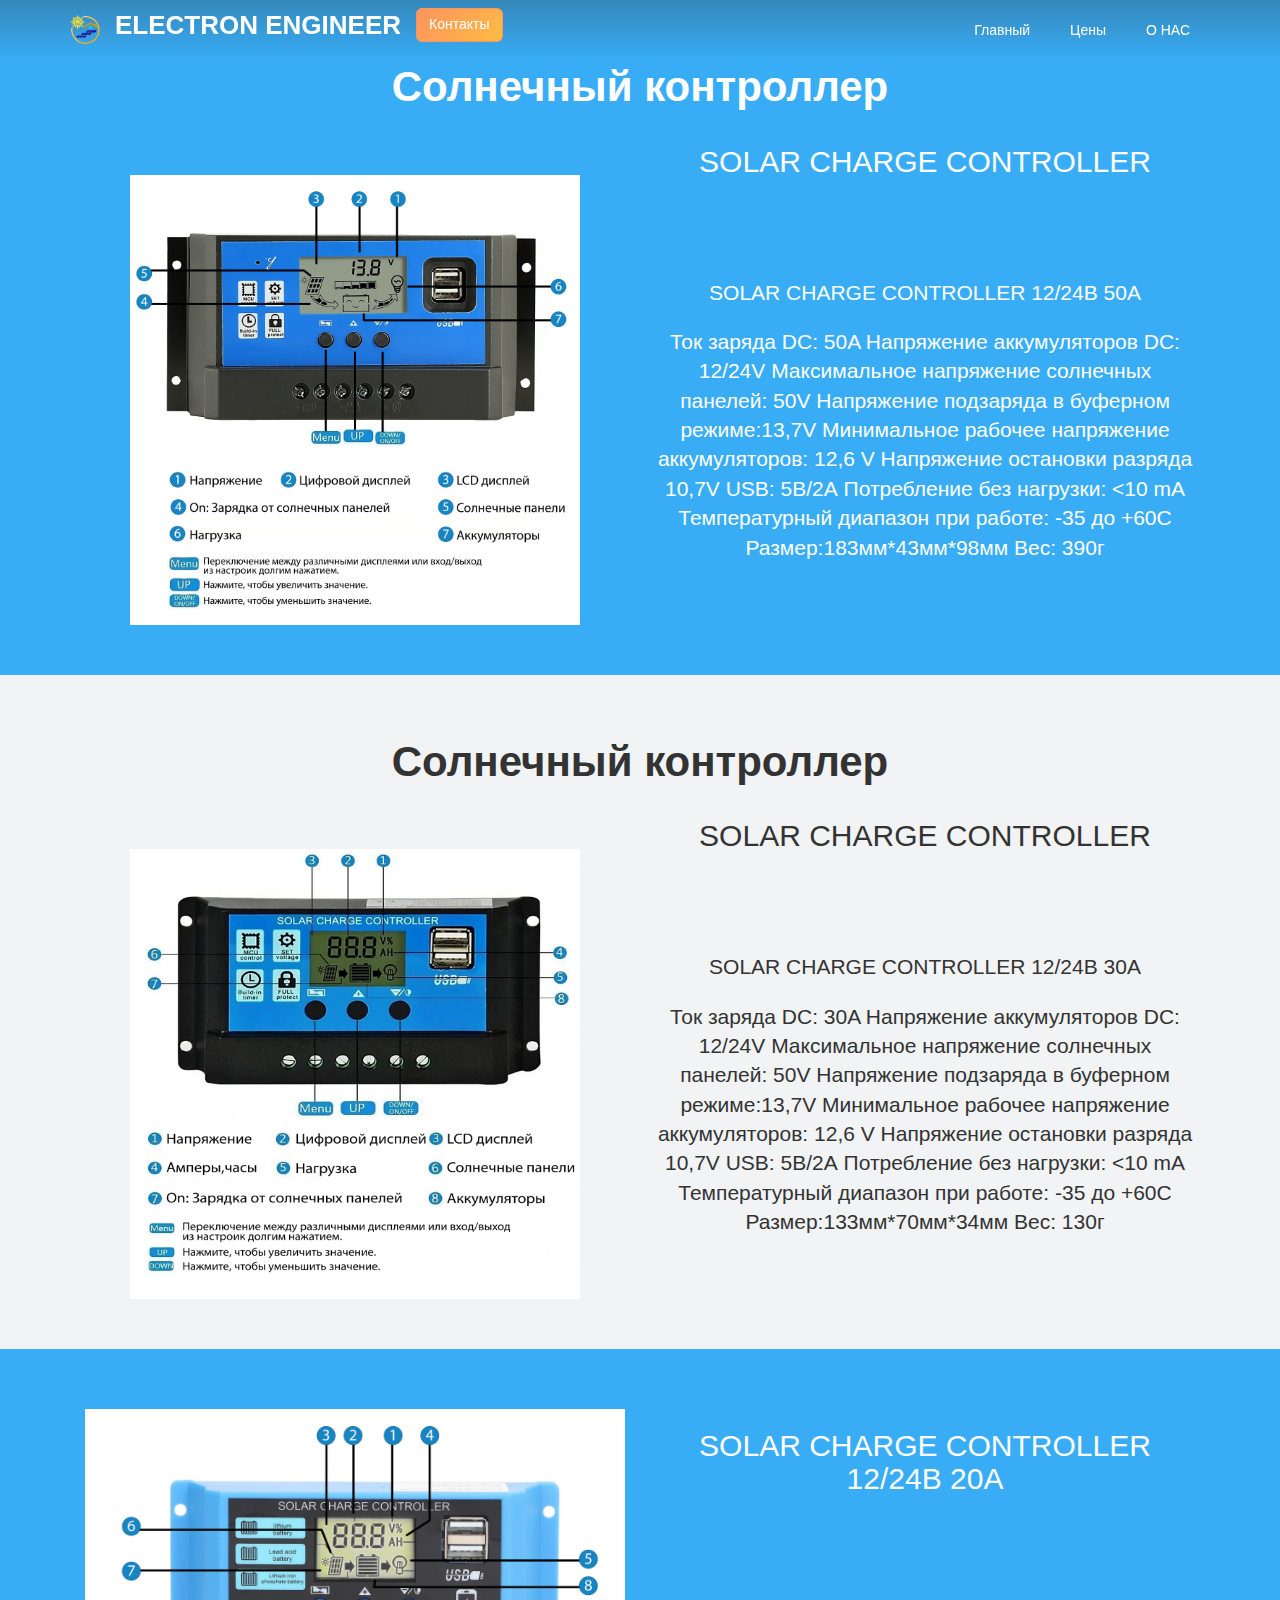
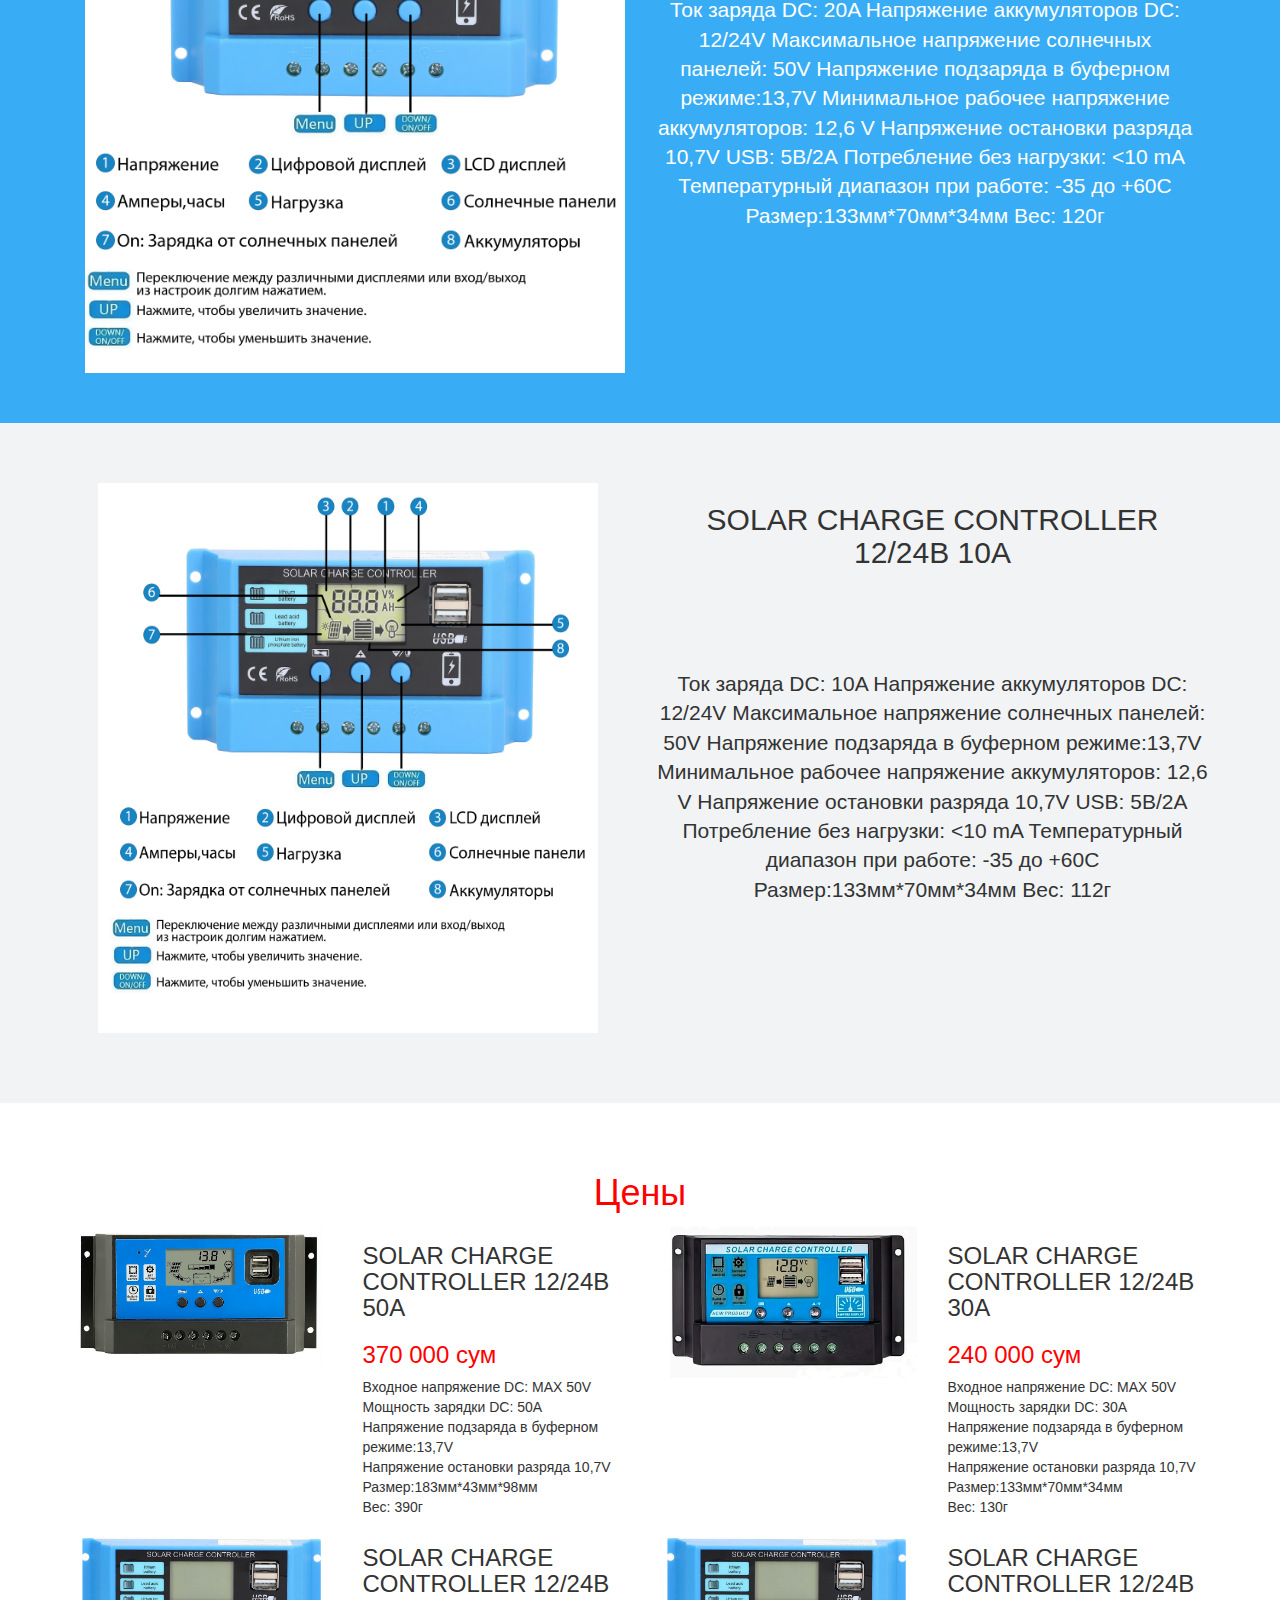
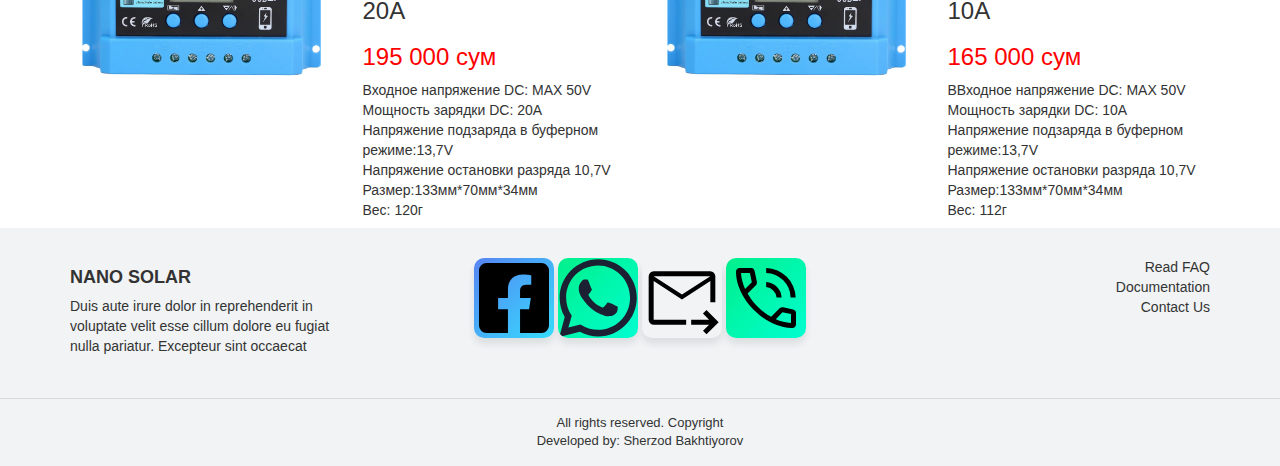
<file: kontroller.html>
<!DOCTYPE html>
<html>
<head>
	<meta charset="utf-8">
	<meta name="viewport" content="width=device-width, initial-scale=1">
	<title>NANO SOLAR</title>

<link rel="icon" type="image/png" sizes="32x32" href="images/bg/logo.png">

<link rel="icon" type="image/png" sizes="96x96" href="images/bg/logo.png">
<link rel="icon" type="image/png" sizes="16x16" href="images/bg/logo.png">
<link href="fonts/font-awesome/css/font-awesome.min.css" rel="stylesheet" type="text/css"/>
<link rel="stylesheet" type="text/css" href="fonts/fontawesome/css/all.min.css">
<link href="fonts/line-icons/css/simple-line-icons.css" rel="stylesheet" type="text/css"/>

<link href="bootstrap/css/bootstrap.css" rel="stylesheet" type="text/css"/>



<link type="text/css" href="plugins/fancybox/fancybox.min.css" media="screen" rel="stylesheet" />

<link href="plugins/owlcarousel/assets/owl.carousel.min.css" rel="stylesheet">
<link href="plugins/owlcarousel/assets/owl.theme.default.css" rel="stylesheet">

<link rel="stylesheet" type="text/css" href="slayder/owl.carousel.css">
<link rel="stylesheet" type="text/css" href="slayder/owl.theme.default.css">

<link href="css/mystyle.css" rel="stylesheet" type="text/css"/>
<link href="css/responsive.css" rel="stylesheet" media="only screen and (max-width: 1200px)" />

</head>
<body>
<header id="header" class="section-header">
    <nav class="navbar" role="navigation">
      <div class="container">
        <div class="navbar-header">
          <button type="button" class="navbar-toggle collapsed"  data-toggle="collapse" data-target="#navbar1" aria-expanded="false" aria-controls="navbar">
           
            <i class="fa fa-bars"></i>
          </button>
          <img class="navbar-brand" style="width: 60px;height: 60px;margin-top: 0px" src="images/bg/logo.png">
          	<a class="navbar-brand" href="">ELECTRON ENGINEER</a>
        </div>
        <div id="navbar1" class="navbar-collapse collapse">
<a href="index.html #staylabout" class="navbar-btn hidden-xs btn btn-warning">Контакты</a> 
<ul class="nav navbar-nav navbar-right">
	<li> <a href="index.html">Главный</a></li>
	<li><a href="#narx">Цены</a></li>
	<li><a href="index.html #staylabout">О НАС</a></li>
	
</ul>
        </div>
      </div>
    </nav> 
</header>

<section class="section-cform bg-primary padding-sect">
<div class="container">
	<h2 class="section-title section-heading text-white"> Солнечный
контроллер</h2>


<div class="col-sm-6">
	<img class="center-block" style="width:450px; height:450px; margin-top:50px " src="images/konroller.png">
</div>
<div class="col-sm-6">
	<h2 class="text-center">
		SOLAR CHARGE CONTROLLER
	</h2><br><br><br><br>
	<p class="section-lead lead text-center">SOLAR CHARGE CONTROLLER
12/24В 50А</p>
<p class="section-lead lead text-center">Ток заряда DC: 50A 
Напряжение аккумуляторов DC: 12/24V
Максимальное напряжение солнечных
панелей: 50V
Напряжение подзаряда в буферном
режиме:13,7V
Минимальное рабочее напряжение
аккумуляторов: 12,6 V 
Напряжение остановки разряда 10,7V
USB: 5В/2А
Потребление без нагрузки: <10 mA 
Температурный диапазон при работе: 
-35 до +60С
Размер:183мм*43мм*98мм
Вес: 390г
</p>
</div>
</div>
</section>
<section class="section-features bg padding-sect">
<div class="container">
	<h2 class="section-title section-heading"> Солнечный
контроллер</h2>
<div class="col-sm-6">
	<img class="center-block" style="width:450px; height:450px; margin-top:50px " src="images/kotroller1.png">
</div>
<div class="col-sm-6">
	<h2 class="text-center">
		SOLAR CHARGE CONTROLLER
	</h2><br><br><br><br>
	<p class="section-lead lead text-center">SOLAR CHARGE CONTROLLER
12/24В 30А</p>
<p class="section-lead lead text-center">Ток заряда DC: 30A 
Напряжение аккумуляторов DC: 12/24V
Максимальное напряжение солнечных
панелей: 50V
Напряжение подзаряда в буферном
режиме:13,7V
Минимальное рабочее напряжение
аккумуляторов: 12,6 V 
Напряжение остановки разряда 10,7V
USB: 5В/2А
Потребление без нагрузки: <10 mA 
Температурный диапазон при работе: 
-35 до +60С
Размер:133мм*70мм*34мм
Вес: 130г
</p>
</div>
</div>
</section>



<section class="section-cform bg-primary padding-sect">
<div class="container">

<div class="col-sm-6">
	<img class="center-block" src="images/kotroller2.png">
</div>
<div class="col-sm-6">
	<h2 class="text-center">
		SOLAR CHARGE CONTROLLER
12/24В 20А
	</h2><br>	<br><br><br>
<p class="section-lead lead text-center">Ток заряда DC: 20A 
Напряжение аккумуляторов DC: 12/24V
Максимальное напряжение солнечных
панелей: 50V
Напряжение подзаряда в буферном
режиме:13,7V
Минимальное рабочее напряжение
аккумуляторов: 12,6 V 
Напряжение остановки разряда 10,7V
USB: 5В/2А
Потребление без нагрузки: <10 mA 
Температурный диапазон при работе: 
-35 до +60С
Размер:133мм*70мм*34мм
Вес: 120г
</p>
</div>
</div>
</section>

<section class="section-features bg padding-sect">
<div class="container">

<div class="row">
	<div class="col-sm-6">

<img class="center-block" style="width:500px; height:550px;" src="images/kotroller3.png"></br>



	</div><!-- col // -->
	<div class="col-sm-6">
<h2 class="text-center">SOLAR CHARGE CONTROLLER
12/24В 10А</h2>	
	<br><br><br><br>
<p class="section-lead lead text-center">Ток заряда DC: 10A 
Напряжение аккумуляторов DC: 12/24V
Максимальное напряжение солнечных
панелей: 50V
Напряжение подзаряда в буферном
режиме:13,7V
Минимальное рабочее напряжение
аккумуляторов: 12,6 V 
Напряжение остановки разряда 10,7V
USB: 5В/2А
Потребление без нагрузки: <10 mA 
Температурный диапазон при работе: 
-35 до +60С
Размер:133мм*70мм*34мм
Вес: 112г
</p>

	</div><!-- col // -->
</div>



</div><!-- container // -->
</section>

</section>



<div id="narx" class="container" style="padding-top: 50px;">
<h1 style="color:red;" class="title-section text-center">Цены </h1>
<div class="row blocks-eq-280">
	<div class="col-sm-3">
			<figure class="iconbox iconbox-aside">
				
				<img class="center-block"   src="images/bg/kontroller.png">
			</figure> 

			

	</div>
	<figcaption class="text-wrap col-sm-3">
					<h3 class="title">SOLAR CHARGE
CONTROLLER 12/24В 50А</h3>
					<h3 style="color:red;" >370 000 сум</h3>
					<p class="section-lead">Входное напряжение DC: MAX 50V<br>
Мощность зарядки DC: 50А
<br>
Напряжение подзаряда в буферном<br>
режиме:13,7V<br>
Напряжение остановки разряда 10,7V<br>
Размер:183мм*43мм*98мм<br>
Вес: 390г
	</figcaption>
	<div class="col-sm-3">
			
				<figure class="iconbox iconbox-aside">
				
				<img class="center-block" src="images/bg/kontroller1.png">
			</figure> 
			
	</div>
	<figcaption class="text-wrap col-sm-3">
					<h3 class="title">SOLAR CHARGE
CONTROLLER 12/24В 30А</h3>
					<h3 style="color:red;" >240 000 сум</h3>
					<p class="section-lead">Входное напряжение DC: MAX 50V<br>
Мощность зарядки DC: 30А<br>

Напряжение подзаряда в буферном<br>
режиме:13,7V<br>
Напряжение остановки разряда 10,7V<br>
Размер:133мм*70мм*34мм<br>
Вес: 130г
</p>
	</figcaption>
	
</div>




<div class="row blocks-eq-280 ">
	<div class="col-sm-3">
			<figure class="iconbox iconbox-aside">
				
				<img class="center-block" src="images/bg/kontroller2.png">
			</figure> 

			

	</div>
	<figcaption class="text-wrap col-sm-3">
					<h3 class="title">SOLAR CHARGE
CONTROLLER 12/24В 20А</h3>
					<h3 style="color:red;" >195 000 сум</h3>
					<p class="section-lead">Входное напряжение DC: MAX 50V <br>
Мощность зарядки DC: 20А<br>

Напряжение подзаряда в буферном<br>
режиме:13,7V<br>
Напряжение остановки разряда 10,7V<br>
Размер:133мм*70мм*34мм<br>
Вес: 120г</p>
	</figcaption>
	<div class="col-sm-3">
			
				<figure class="iconbox iconbox-aside">
				
				<img class="center-block" src="images/bg/kontroller2.png">
			</figure> 
			
	</div>
	<figcaption class="text-wrap col-sm-3">
					<h3 class="title">SOLAR CHARGE
CONTROLLER 12/24В 10А</h3>
					<h3 style="color:red;" >165 000 сум</h3>
					<p class="section-lead">ВВходное напряжение DC: MAX 50V <br>
Мощность зарядки DC: 10А<br>

Напряжение подзаряда в буферном<br>
режиме:13,7V<br>
Напряжение остановки разряда 10,7V<br>
Размер:133мм*70мм*34мм<br>
Вес: 112г
</p>
	</figcaption>
	
</div>


</div>
</div>
</section>
<footer class="section-footer bg">
	<section class="footer-top padding-sect-sm">
		<div class="container">
			<div class="row">
			<aside class="col-sm-3 col-xs-12">
				<article class="footer-about-wrap">
					<h4 class="title">NANO SOLAR</h4>
					<p>Duis aute irure dolor in reprehenderit in voluptate velit esse
			cillum dolore eu fugiat nulla pariatur. Excepteur sint occaecat </p>
				</article>
			</aside>
			<aside class="col-sm-6 col-xs-6">
				<div class="center">
					<a href="">
					<img class="icon-refresh icon-shape icon-lg bg-grad-primary"  src="images/icons/square-facebook.svg">
					</a>
					<a href="">
					<img class="icon-shape icon-lg bg-grad-light"  src="images/icons/whatsapp.svg"></a>
					<a href="">
					<img class="icon-refresh icon-shape icon-lg bg-grad-success"  src="images/icons/forward_to_inbox_FILL0_wght400_GRAD0_opsz48.svg"></a>
					<a href="">
					<img class="icon-shape icon-lg bg-grad-light"  src="images/icons/phone_in_talk_FILL0_wght400_GRAD0_opsz48.svg"></a>

			</aside>
			<aside class="col-sm-3 col-xs-6">
				<ul class="list-nav text-right">
					<li> <a href="#"> Read FAQ </a></li>
					<li> <a href="#"> Documentation </a></li>
					<li> <a href="#"> Contact Us </a></li>
				</ul>
			</aside>
			</div> <!-- row.// -->
		</div><!-- //container -->
	</section> <!-- footer-top.// -->
	<section class="footer-bottom  border-top clearfix">
		<div class="container">	
			<div class="center">
				All rights reserved. Copyright <br>
				Developed by: <a href="">Sherzod Bakhtiyorov</a> <br>
			</div>
		</div><!-- //container -->
	</section> <!-- footer-bottom.// -->
</footer>

<script src="js/jquery-2.0.0.min.js" type="text/javascript"></script>
<script src="js/myscript.js" type="text/javascript"></script>
<script src="bootstrap/js/bootstrap.min.js" type="text/javascript"></script>

</body>
</html>
</file>
<file: fonts/line-icons/css/simple-line-icons.css>
@font-face {
  font-family: 'simple-line-icons';
  src: url('../fonts/Simple-Line-Icons.eot?v=2.4.0');
  src: url('../fonts/Simple-Line-Icons.eot?v=2.4.0#iefix') format('embedded-opentype'), url('../fonts/Simple-Line-Icons.woff2?v=2.4.0') format('woff2'), url('../fonts/Simple-Line-Icons.ttf?v=2.4.0') format('truetype'), url('../fonts/Simple-Line-Icons.woff?v=2.4.0') format('woff'), url('../fonts/Simple-Line-Icons.svg?v=2.4.0#simple-line-icons') format('svg');
  font-weight: normal;
  font-style: normal;
}
/*
 Use the following CSS code if you want to have a class per icon.
 Instead of a list of all class selectors, you can use the generic [class*="icon-"] selector, but it's slower:
*/
.icon-user,
.icon-people,
.icon-user-female,
.icon-user-follow,
.icon-user-following,
.icon-user-unfollow,
.icon-login,
.icon-logout,
.icon-emotsmile,
.icon-phone,
.icon-call-end,
.icon-call-in,
.icon-call-out,
.icon-map,
.icon-location-pin,
.icon-direction,
.icon-directions,
.icon-compass,
.icon-layers,
.icon-menu,
.icon-list,
.icon-options-vertical,
.icon-options,
.icon-arrow-down,
.icon-arrow-left,
.icon-arrow-right,
.icon-arrow-up,
.icon-arrow-up-circle,
.icon-arrow-left-circle,
.icon-arrow-right-circle,
.icon-arrow-down-circle,
.icon-check,
.icon-clock,
.icon-plus,
.icon-minus,
.icon-close,
.icon-event,
.icon-exclamation,
.icon-organization,
.icon-trophy,
.icon-screen-smartphone,
.icon-screen-desktop,
.icon-plane,
.icon-notebook,
.icon-mustache,
.icon-mouse,
.icon-magnet,
.icon-energy,
.icon-disc,
.icon-cursor,
.icon-cursor-move,
.icon-crop,
.icon-chemistry,
.icon-speedometer,
.icon-shield,
.icon-screen-tablet,
.icon-magic-wand,
.icon-hourglass,
.icon-graduation,
.icon-ghost,
.icon-game-controller,
.icon-fire,
.icon-eyeglass,
.icon-envelope-open,
.icon-envelope-letter,
.icon-bell,
.icon-badge,
.icon-anchor,
.icon-wallet,
.icon-vector,
.icon-speech,
.icon-puzzle,
.icon-printer,
.icon-present,
.icon-playlist,
.icon-pin,
.icon-picture,
.icon-handbag,
.icon-globe-alt,
.icon-globe,
.icon-folder-alt,
.icon-folder,
.icon-film,
.icon-feed,
.icon-drop,
.icon-drawer,
.icon-docs,
.icon-doc,
.icon-diamond,
.icon-cup,
.icon-calculator,
.icon-bubbles,
.icon-briefcase,
.icon-book-open,
.icon-basket-loaded,
.icon-basket,
.icon-bag,
.icon-action-undo,
.icon-action-redo,
.icon-wrench,
.icon-umbrella,
.icon-trash,
.icon-tag,
.icon-support,
.icon-frame,
.icon-size-fullscreen,
.icon-size-actual,
.icon-shuffle,
.icon-share-alt,
.icon-share,
.icon-rocket,
.icon-question,
.icon-pie-chart,
.icon-pencil,
.icon-note,
.icon-loop,
.icon-home,
.icon-grid,
.icon-graph,
.icon-microphone,
.icon-music-tone-alt,
.icon-music-tone,
.icon-earphones-alt,
.icon-earphones,
.icon-equalizer,
.icon-like,
.icon-dislike,
.icon-control-start,
.icon-control-rewind,
.icon-control-play,
.icon-control-pause,
.icon-control-forward,
.icon-control-end,
.icon-volume-1,
.icon-volume-2,
.icon-volume-off,
.icon-calendar,
.icon-bulb,
.icon-chart,
.icon-ban,
.icon-bubble,
.icon-camrecorder,
.icon-camera,
.icon-cloud-download,
.icon-cloud-upload,
.icon-envelope,
.icon-eye,
.icon-flag,
.icon-heart,
.icon-info,
.icon-key,
.icon-link,
.icon-lock,
.icon-lock-open,
.icon-magnifier,
.icon-magnifier-add,
.icon-magnifier-remove,
.icon-paper-clip,
.icon-paper-plane,
.icon-power,
.icon-refresh,
.icon-reload,
.icon-settings,
.icon-star,
.icon-symbol-female,
.icon-symbol-male,
.icon-target,
.icon-credit-card,
.icon-paypal,
.icon-social-tumblr,
.icon-social-twitter,
.icon-social-facebook,
.icon-social-instagram,
.icon-social-linkedin,
.icon-social-pinterest,
.icon-social-github,
.icon-social-google,
.icon-social-reddit,
.icon-social-skype,
.icon-social-dribbble,
.icon-social-behance,
.icon-social-foursqare,
.icon-social-soundcloud,
.icon-social-spotify,
.icon-social-stumbleupon,
.icon-social-youtube,
.icon-social-dropbox,
.icon-social-vkontakte,
.icon-social-steam {
  font-family: 'simple-line-icons';
  speak: none;
  font-style: normal;
  font-weight: normal;
  font-variant: normal;
  text-transform: none;
  /* Better Font Rendering =========== */
  -webkit-font-smoothing: antialiased;
  -moz-osx-font-smoothing: grayscale;
}
.icon-user:before {
  content: "\e005";
}
.icon-people:before {
  content: "\e001";
}
.icon-user-female:before {
  content: "\e000";
}
.icon-user-follow:before {
  content: "\e002";
}
.icon-user-following:before {
  content: "\e003";
}
.icon-user-unfollow:before {
  content: "\e004";
}
.icon-login:before {
  content: "\e066";
}
.icon-logout:before {
  content: "\e065";
}
.icon-emotsmile:before {
  content: "\e021";
}
.icon-phone:before {
  content: "\e600";
}
.icon-call-end:before {
  content: "\e048";
}
.icon-call-in:before {
  content: "\e047";
}
.icon-call-out:before {
  content: "\e046";
}
.icon-map:before {
  content: "\e033";
}
.icon-location-pin:before {
  content: "\e096";
}
.icon-direction:before {
  content: "\e042";
}
.icon-directions:before {
  content: "\e041";
}
.icon-compass:before {
  content: "\e045";
}
.icon-layers:before {
  content: "\e034";
}
.icon-menu:before {
  content: "\e601";
}
.icon-list:before {
  content: "\e067";
}
.icon-options-vertical:before {
  content: "\e602";
}
.icon-options:before {
  content: "\e603";
}
.icon-arrow-down:before {
  content: "\e604";
}
.icon-arrow-left:before {
  content: "\e605";
}
.icon-arrow-right:before {
  content: "\e606";
}
.icon-arrow-up:before {
  content: "\e607";
}
.icon-arrow-up-circle:before {
  content: "\e078";
}
.icon-arrow-left-circle:before {
  content: "\e07a";
}
.icon-arrow-right-circle:before {
  content: "\e079";
}
.icon-arrow-down-circle:before {
  content: "\e07b";
}
.icon-check:before {
  content: "\e080";
}
.icon-clock:before {
  content: "\e081";
}
.icon-plus:before {
  content: "\e095";
}
.icon-minus:before {
  content: "\e615";
}
.icon-close:before {
  content: "\e082";
}
.icon-event:before {
  content: "\e619";
}
.icon-exclamation:before {
  content: "\e617";
}
.icon-organization:before {
  content: "\e616";
}
.icon-trophy:before {
  content: "\e006";
}
.icon-screen-smartphone:before {
  content: "\e010";
}
.icon-screen-desktop:before {
  content: "\e011";
}
.icon-plane:before {
  content: "\e012";
}
.icon-notebook:before {
  content: "\e013";
}
.icon-mustache:before {
  content: "\e014";
}
.icon-mouse:before {
  content: "\e015";
}
.icon-magnet:before {
  content: "\e016";
}
.icon-energy:before {
  content: "\e020";
}
.icon-disc:before {
  content: "\e022";
}
.icon-cursor:before {
  content: "\e06e";
}
.icon-cursor-move:before {
  content: "\e023";
}
.icon-crop:before {
  content: "\e024";
}
.icon-chemistry:before {
  content: "\e026";
}
.icon-speedometer:before {
  content: "\e007";
}
.icon-shield:before {
  content: "\e00e";
}
.icon-screen-tablet:before {
  content: "\e00f";
}
.icon-magic-wand:before {
  content: "\e017";
}
.icon-hourglass:before {
  content: "\e018";
}
.icon-graduation:before {
  content: "\e019";
}
.icon-ghost:before {
  content: "\e01a";
}
.icon-game-controller:before {
  content: "\e01b";
}
.icon-fire:before {
  content: "\e01c";
}
.icon-eyeglass:before {
  content: "\e01d";
}
.icon-envelope-open:before {
  content: "\e01e";
}
.icon-envelope-letter:before {
  content: "\e01f";
}
.icon-bell:before {
  content: "\e027";
}
.icon-badge:before {
  content: "\e028";
}
.icon-anchor:before {
  content: "\e029";
}
.icon-wallet:before {
  content: "\e02a";
}
.icon-vector:before {
  content: "\e02b";
}
.icon-speech:before {
  content: "\e02c";
}
.icon-puzzle:before {
  content: "\e02d";
}
.icon-printer:before {
  content: "\e02e";
}
.icon-present:before {
  content: "\e02f";
}
.icon-playlist:before {
  content: "\e030";
}
.icon-pin:before {
  content: "\e031";
}
.icon-picture:before {
  content: "\e032";
}
.icon-handbag:before {
  content: "\e035";
}
.icon-globe-alt:before {
  content: "\e036";
}
.icon-globe:before {
  content: "\e037";
}
.icon-folder-alt:before {
  content: "\e039";
}
.icon-folder:before {
  content: "\e089";
}
.icon-film:before {
  content: "\e03a";
}
.icon-feed:before {
  content: "\e03b";
}
.icon-drop:before {
  content: "\e03e";
}
.icon-drawer:before {
  content: "\e03f";
}
.icon-docs:before {
  content: "\e040";
}
.icon-doc:before {
  content: "\e085";
}
.icon-diamond:before {
  content: "\e043";
}
.icon-cup:before {
  content: "\e044";
}
.icon-calculator:before {
  content: "\e049";
}
.icon-bubbles:before {
  content: "\e04a";
}
.icon-briefcase:before {
  content: "\e04b";
}
.icon-book-open:before {
  content: "\e04c";
}
.icon-basket-loaded:before {
  content: "\e04d";
}
.icon-basket:before {
  content: "\e04e";
}
.icon-bag:before {
  content: "\e04f";
}
.icon-action-undo:before {
  content: "\e050";
}
.icon-action-redo:before {
  content: "\e051";
}
.icon-wrench:before {
  content: "\e052";
}
.icon-umbrella:before {
  content: "\e053";
}
.icon-trash:before {
  content: "\e054";
}
.icon-tag:before {
  content: "\e055";
}
.icon-support:before {
  content: "\e056";
}
.icon-frame:before {
  content: "\e038";
}
.icon-size-fullscreen:before {
  content: "\e057";
}
.icon-size-actual:before {
  content: "\e058";
}
.icon-shuffle:before {
  content: "\e059";
}
.icon-share-alt:before {
  content: "\e05a";
}
.icon-share:before {
  content: "\e05b";
}
.icon-rocket:before {
  content: "\e05c";
}
.icon-question:before {
  content: "\e05d";
}
.icon-pie-chart:before {
  content: "\e05e";
}
.icon-pencil:before {
  content: "\e05f";
}
.icon-note:before {
  content: "\e060";
}
.icon-loop:before {
  content: "\e064";
}
.icon-home:before {
  content: "\e069";
}
.icon-grid:before {
  content: "\e06a";
}
.icon-graph:before {
  content: "\e06b";
}
.icon-microphone:before {
  content: "\e063";
}
.icon-music-tone-alt:before {
  content: "\e061";
}
.icon-music-tone:before {
  content: "\e062";
}
.icon-earphones-alt:before {
  content: "\e03c";
}
.icon-earphones:before {
  content: "\e03d";
}
.icon-equalizer:before {
  content: "\e06c";
}
.icon-like:before {
  content: "\e068";
}
.icon-dislike:before {
  content: "\e06d";
}
.icon-control-start:before {
  content: "\e06f";
}
.icon-control-rewind:before {
  content: "\e070";
}
.icon-control-play:before {
  content: "\e071";
}
.icon-control-pause:before {
  content: "\e072";
}
.icon-control-forward:before {
  content: "\e073";
}
.icon-control-end:before {
  content: "\e074";
}
.icon-volume-1:before {
  content: "\e09f";
}
.icon-volume-2:before {
  content: "\e0a0";
}
.icon-volume-off:before {
  content: "\e0a1";
}
.icon-calendar:before {
  content: "\e075";
}
.icon-bulb:before {
  content: "\e076";
}
.icon-chart:before {
  content: "\e077";
}
.icon-ban:before {
  content: "\e07c";
}
.icon-bubble:before {
  content: "\e07d";
}
.icon-camrecorder:before {
  content: "\e07e";
}
.icon-camera:before {
  content: "\e07f";
}
.icon-cloud-download:before {
  content: "\e083";
}
.icon-cloud-upload:before {
  content: "\e084";
}
.icon-envelope:before {
  content: "\e086";
}
.icon-eye:before {
  content: "\e087";
}
.icon-flag:before {
  content: "\e088";
}
.icon-heart:before {
  content: "\e08a";
}
.icon-info:before {
  content: "\e08b";
}
.icon-key:before {
  content: "\e08c";
}
.icon-link:before {
  content: "\e08d";
}
.icon-lock:before {
  content: "\e08e";
}
.icon-lock-open:before {
  content: "\e08f";
}
.icon-magnifier:before {
  content: "\e090";
}
.icon-magnifier-add:before {
  content: "\e091";
}
.icon-magnifier-remove:before {
  content: "\e092";
}
.icon-paper-clip:before {
  content: "\e093";
}
.icon-paper-plane:before {
  content: "\e094";
}
.icon-power:before {
  content: "\e097";
}
.icon-refresh:before {
  content: "\e098";
}
.icon-reload:before {
  content: "\e099";
}
.icon-settings:before {
  content: "\e09a";
}
.icon-star:before {
  content: "\e09b";
}
.icon-symbol-female:before {
  content: "\e09c";
}
.icon-symbol-male:before {
  content: "\e09d";
}
.icon-target:before {
  content: "\e09e";
}
.icon-credit-card:before {
  content: "\e025";
}
.icon-paypal:before {
  content: "\e608";
}
.icon-social-tumblr:before {
  content: "\e00a";
}
.icon-social-twitter:before {
  content: "\e009";
}
.icon-social-facebook:before {
  content: "\e00b";
}
.icon-social-instagram:before {
  content: "\e609";
}
.icon-social-linkedin:before {
  content: "\e60a";
}
.icon-social-pinterest:before {
  content: "\e60b";
}
.icon-social-github:before {
  content: "\e60c";
}
.icon-social-google:before {
  content: "\e60d";
}
.icon-social-reddit:before {
  content: "\e60e";
}
.icon-social-skype:before {
  content: "\e60f";
}
.icon-social-dribbble:before {
  content: "\e00d";
}
.icon-social-behance:before {
  content: "\e610";
}
.icon-social-foursqare:before {
  content: "\e611";
}
.icon-social-soundcloud:before {
  content: "\e612";
}
.icon-social-spotify:before {
  content: "\e613";
}
.icon-social-stumbleupon:before {
  content: "\e614";
}
.icon-social-youtube:before {
  content: "\e008";
}
.icon-social-dropbox:before {
  content: "\e00c";
}
.icon-social-vkontakte:before {
  content: "\e618";
}
.icon-social-steam:before {
  content: "\e620";
}
</file>
<file: css/mystyle.css>
img {
  max-width: 100%; }

a {
  text-decoration: none;
  transition: all .3s;
  color: inherit; }

a:hover {
  text-decoration: none;
  transition: all .3s; }

a:focus, .focus {
  outline: none;
  color: none; }

 form {
  font-size: 15px;
  font-weight: 400;
  font-family: "Roboto", Arial, sans-serif;
  line-height: 1.7; }

p {
  padding: 0px;
  margin: 0;
  margin-bottom: 7px; }

ol, ul, li {
  margin: 0;
  padding: 0; }

.section-heading {
  text-align: center;
  margin-bottom: 30px; }
  .section-heading .section-title {
    display: inline-block;
    max-width: 700px; }
  .section-heading img {
    margin-bottom: 15px; }

.padding-sect {
  padding-top: 60px;
  padding-bottom: 50px; }

.padding-top-sect {
  padding-top: 60px; }

.padding-bottom-sect {
  padding-bottom: 50px; }

.padding-sect-sm {
  padding-top: 30px;
  padding-bottom: 20px; }

.section-showcase-center .img-wrap {
  margin-bottom: 45px; }

.section-showcase-side {
  overflow: hidden; }
  .section-showcase-side .img-sm {
    width: 450px; }
  .section-showcase-side .img-lg {
    max-width: none;
    width: 1100px; }

.section-showcase-tab {
  overflow: hidden; }
  .section-showcase-tab .img-sm {
    width: 450px; }
  .section-showcase-tab .img-lg {
    width: auto;
    max-width: none;
    max-height: 700px; }

.section-action-style2 {
  background-color: #38ADF6;
  color: #fff; }
  .section-action-style2 p {
    text-align: center;
    max-width: 600px;
    margin-left: auto;
    margin-right: auto; }
  .section-action-style2 .title {
    margin-bottom: 15px; }

.section-download {
  position: relative; }
  .section-download .section-title {
    margin-bottom: 30px; }

.section-partners .panel-lg {
  overflow: hidden;
  max-width: 800px; }

.partners-wrap a {
  width: 25%;
  height: 100px;
  display: block;
  float: left;
  background-color: #fff;
  box-shadow: 0 0 0 1px #e7e8ea;
  text-align: center;
  background-color: #fff; }
.partners-wrap img {
  max-width: 100%;
  max-height: 60px;
  margin: 20px; }

.section-tab-hor .nav {
  margin-bottom: 30px; }
  .section-tab-hor .nav li a {
    color: rgba(255, 255, 255, 0.7);
    font-size: 18px; }
  .section-tab-hor .nav li a:hover {
    background-color: transparent;
    color: #fff; }
  .section-tab-hor .nav li.active a {
    background: #FDBC44;
    background: -webkit-linear-gradient(left top, #FE935F, #FDBC44);
    background: -o-linear-gradient(bottom right, #FE935F, #FDBC44);
    background: -moz-linear-gradient(bottom right, #FE935F, #FDBC44);
    background: linear-gradient(to bottom right, #FE935F, #FDBC44);
    color: #fff; }

.section-review .owl-item {
  padding-left: 3px;
  padding-right: 3px; }
.section-review .reviews-wrap {
  padding: 50px; }

/* ================== SECTION ==================  */
.section-showcase-side {
  overflow: hidden; }
  .section-showcase-side .img-phone-side {
    width: 450px; }
  .section-showcase-side .img-laptop-side {
    max-width: none;
    width: 1100px; }
  .section-showcase-side .img-web-side {
    max-width: none;
    width: 1000px; }

.showcase-center {
  text-align: center; }
  .showcase-center img {
    max-width: 300px; }

.showcase-left, .showcase-right {
  padding-top: 30px; }
  .showcase-left .iconbox, .showcase-right .iconbox {
    margin-top: 50px; }

.showcase-left {
  text-align: right; }

.section-videoclick .vide-link-wrap {
  padding: 45px 0; }

.section-showcase-center {
  text-align: center; }
  .section-showcase-center img {
    margin-top: -200px;
    max-width: 980px; }
.section-pricing-aside {
  border-bottom: 1px solid #ddd; }
  .section-pricing-aside .section-heading {
    text-align: left;
    margin-right: 10%; }

.pricing-double-wrap {
  text-align: right; }
  .pricing-double-wrap .item-pricing {
    width: 49%;
    text-align: left;
    display: inline-block;
    vertical-align: middle; }
  .pricing-double-wrap .item-pricing li::before {
    color: rgba(51, 51, 51, 0.4); }
  .pricing-double-wrap .item-pricing.best {
    margin-right: -20px;
    z-index: 3;
    position: relative; }
    .pricing-double-wrap .item-pricing.best li::before {
      color: rgba(255, 255, 255, 0.4); }

.section-tab-hor {
  padding-bottom: 0; }
  .section-tab-hor .bottom-area {
    height: 200px;
    margin-top: -200px;
    background-color: #F1F3F5; }

.topHome {
  position: fixed;
  color: #fff;
  background-color: rgba(0, 0, 0, 0.3);
  padding: 7px;
  bottom: 1%;
  right: 1%;
  z-index: 5; }

.navbar-brand {
  display: block;
  font-size: 26px;
  font-family: "Dosis", sans-serif;
  font-weight: 700;
  color: #fff; }

.navbar-toggle {
  background-color: #fff;
  padding: 2px 10px !important;
  border-color: #ddd;
  font-size: 20px; }

/* desktop only */
@media all and (min-width: 768px) {
  .navbar {
    background: rgba(51, 51, 51, 0.3);
    background: -moz-linear-gradient(top, rgba(51, 51, 51, 0.3) 0%, rgba(255, 255, 255, 0) 100%);
    background: -webkit-gradient(linear, left top, left bottom, color-stop(0%, rgba(51, 51, 51, 0.3)), color-stop(100%, rgba(255, 255, 255, 0)));
    background: -webkit-linear-gradient(top, rgba(51, 51, 51, 0.3) 0%, rgba(255, 255, 255, 0) 100%);
    background: -o-linear-gradient(top, rgba(51, 51, 51, 0.3) 0%, rgba(255, 255, 255, 0) 100%);
    background: -ms-linear-gradient(top, rgba(51, 51, 51, 0.3) 0%, rgba(255, 255, 255, 0) 100%);
    background: linear-gradient(to bottom, rgba(51, 51, 51, 0.3) 0%, rgba(255, 255, 255, 0) 100%);
    filter: progid:DXImageTransform.Microsoft.gradient( startColorstr='#ffffff', endColorstr='#000000',GradientType=0 );
    margin: 0;
    border: 0;
    position: fixed;
    border-radius: 0;
    top: 0;
    z-index: 100;
    width: 100%; }

  .navbar .navbar-nav > li > a {
    color: #fff;
    padding: 20px;
    font-weight: 500; }
  .navbar .navbar-nav > li > a:hover {
    color: #FDBC44;
    background-color: transparent;
    transition: all .2s; }
  .navbar .navbar-nav > li > a:focus {
    color: #fff;
    background-color: transparent; }
  .navbar .navbar-nav > .active > a {
    color: #FE935F;
    background-color: transparent; }
  .navbar .navbar-nav > .active > a:hover {
    color: #FE935F;
    background-color: transparent; }
  .navbar .navbar-nav > .active > a:focus {
    color: #FE935F;
    background-color: transparent; }
  .navbar .navbar-nav .open > a {
    color: #FDBC44;
    background-color: transparent; }
  .navbar .navbar-nav .open > a:hover {
    color: #FDBC44;
    background-color: transparent; }
  .navbar .navbar-nav .open > a:focus {
    color: #fff;
    background-color: transparent; }
  .navbar .navbar-nav .dropdown-menu {
    transform: translateX(15%);
    border: 0;
    border-top-right-radius: 4px;
    border-top-left-radius: 4px; }
    .navbar .navbar-nav .dropdown-menu > li {
      min-width: 100px; }
    .navbar .navbar-nav .dropdown-menu > li > a {
      padding-top: 7px;
      padding-bottom: 7px;
      color: #38ADF6; }
    .navbar .navbar-nav .dropdown-menu > li > a:hover {
      color: #FE935F; }
img
  .navbar-btn {
    float: right;
    margin-top: 15px;
    margin-bottom: 15px;
    margin-left: 15px; }

  .navbar-nav .dropdown-menu {
    display: block;
    opacity: 0;
    visibility: hidden;
    transition: all 0.5s ease-out 0s; }
  .navbar-nav > li:hover .dropdown-menu {
    opacity: 1;
    visibility: visible;
    transition: all 0.5s ease-out 0s; }
  .navbar-nav > li:hover a {
    color: #FDBC44; }

  .dropdown-menu::after {
    bottom: 100%;
    left: 50%;
    border: solid transparent;
    content: " ";
    height: 0;
    width: 0;
    position: absolute;
    pointer-events: none;
    border-color: rgba(255, 255, 255, 0);
    border-bottom-color: #fff;
    border-width: 7px;
    margin-left: -7px; } }
/* desktop only .end */
.navbar-stick {
  background: #35DCFF;
  /* For browsers that do not support gradients */
  background: -webkit-linear-gradient(left top, #5784F2, #35DCFF);

  /* Standard syntax */
  transition: .5s;
  box-shadow: 0 0px 10px rgba(0, 0, 0, 0.3);
  position: fixed;
  top: 0;
  right: 0;
  left: 0; }
  .navbar-stick .navbar-nav > li > a {
    padding-top: 15px;
    padding-bottom: 15px; }
  .navbar-stick .navbar-brand {
    margin-top: 0px;
    font-size: 24px;
    height: 40px; }
  .navbar-stick .navbar-btn {
    margin-top: 10px;
    margin-bottom: 7px; }

/* ================ section-INTRO ==================  */
.icon-intro {
  width: 80px;
  margin-bottom: 7px;
  border-radius: 15px;
  box-shadow: 0 3px 6px 0 rgba(40, 43, 49, 0.08); }

.intro-wrap {
  margin-top: 100px;
  color: #fff; }
  .intro-wrap .title-intro {
    font-size: 46px;
    line-height: 1.3;
    margin-bottom: 15px;
    font-weight: 600;
    font-family: "Dosis", sans-serif; }
  .intro-wrap .lead {
    margin-bottom: 10px; }

/* ----------------- INTRO STYLE ---------------- */
.section-intro {
  min-height: 720px;
  position: relative;
  background-color: #38ADF6; }
  .section-intro .intro-img-wrap {
    text-align: right; }
    .section-intro .intro-img-wrap .img-phone {
      max-width: 350px;
      position: relative;
      top: 100px; }
    .section-intro .intro-img-wrap .img-hand {
      max-width: 500px;
      height: 500px;
      position: absolute;
      bottom: 5%;
      right: 5%; }
  .section-intro .bottom-area {
    height: 70px;
    margin-top: -20px;
    background-color: #F1F3F5; }
  .section-intro .bottom-wave {
    margin-top: -50px; }

/* ----------------- INTRO STYLE ---------------- */
.intro-center .intro-img-wrap {
  text-align: center; }
  .intro-center .intro-img-wrap img {
    position: relative;
    top: 40px; }

.section-pagetop {
  background: #35DCFF;
  /* For browsers that do not support gradients */
  background: -webkit-linear-gradient(left top, #5784F2, #35DCFF);
  /* For Safari 5.1 to 6.0 */
  background: -o-linear-gradient(bottom right, #5784F2, #35DCFF);
  /* For Opera 11.1 to 12.0 */
  background: -moz-linear-gradient(bottom right, #5784F2, #35DCFF);
  /* For Firefox 3.6 to 15 */
  background: linear-gradient(to bottom right, #5784F2, #35DCFF);
  /* Standard syntax */
  padding-top: 100px; }

/* ================ SECTION-FOOTER ==================  */
.section-footer {
  font-size: 14px;
  font-weight: 300; }
  .section-footer .center {
    text-align: center; }
  .section-footer .right {
    text-align: right; }
  .section-footer .footer-about-wrap p {
    margin-bottom: 20px; }
  .section-footer .footer-top {
    border-bottom: 1px solid rgba(255, 255, 255, 0.3); }
    .section-footer .footer-top .title {
      font-weight: bold; }
    .section-footer .footer-top .list-nav a:hover {
      text-decoration: underline; }
  .section-footer a {
    color: inherit; }
  .section-footer .list-inline {
    margin-top: 7px; }
    .section-footer .list-inline a {
      padding: 4px 7px;
      font-weight: 500; }

.footer-bottom {
  padding: 15px 0;
  font-size: 13px;
  line-height: 1.4; }
  .footer-bottom li a:hover {
    color: #FE935F; }

/* ================== COMPONENTS =================== */
/* ======= social icons======= */
.social-links-wrap a {
  color: rgba(255, 255, 255, 0.7); }
.social-links-wrap a:hover {
  color: #fff; }
.social-links-wrap i {
  font-size: 20px;
  width: 15px; }
.social-links-wrap .facebook {
  background-color: #405D9D; }
.social-links-wrap .twitter {
  background-color: #42AEEC; }
.social-links-wrap .instagram {
  background-color: #C8046C; }
.social-links-wrap .youtube {
  background-color: #E52D27; }
.social-links-wrap .btn-outline {
  border-color: rgba(255, 255, 255, 0.3) !important; }

.btn {
  font-weight: 500; }
  .btn i {
    margin-right: 5px; }
  .btn:hover {
    box-shadow: 0 5px 10px 0 rgba(30, 35, 40, 0.3); }

.btn {
  font-weight: 400; }

.btn-lg {
  font-weight: 400; }

.btn-default {
  background-color: #fff; }
  .btn-default:hover {
    background-color: #fff;
    color: #FE935F; }

.btn-primary {
  background: #35DCFF;
  /* For browsers that do not support gradients */
  background: -webkit-linear-gradient(left top, #5784F2, #35DCFF);
  /* For Safari 5.1 to 6.0 */
  background: -o-linear-gradient(bottom right, #5784F2, #35DCFF);
  /* For Opera 11.1 to 12.0 */
  background: -moz-linear-gradient(bottom right, #5784F2, #35DCFF);
  /* For Firefox 3.6 to 15 */
  background: linear-gradient(to bottom right, #5784F2, #35DCFF);
  /* Standard syntax */
  border-color: #38ADF6; }

.btn-warning {
  transition: all .3s;
  color: #fff;
  border-color: #FE935F;
  border-radius: 6px;
  background-image: -webkit-linear-gradient(315deg, #FE935F, #FDBC44);
  background-image: linear-gradient(135deg, #FE935F, #FDBC44); }

.btn-round {
  border-radius: 30px !important;
  padding-left: 20px;
  padding-right: 20px; }

.btn-secondary {
  background: #F773F7;
  /* For browsers that do not support gradients */
  background: -webkit-linear-gradient(left top, #7956EC, #F773F7);
  /* For Safari 5.1 to 6.0 */
  background: -o-linear-gradient(bottom right, #7956EC, #F773F7);
  /* For Opera 11.1 to 12.0 */
  background: -moz-linear-gradient(bottom right, #7956EC, #F773F7);
  /* For Firefox 3.6 to 15 */
  background: linear-gradient(to bottom right, #7956EC, #F773F7);
  /* Standard syntax */
  color: #fff;
  border-color: #7956EC; }

.btn-light {
  background: #00FED1;
  /* For browsers that do not support gradients */
  background: -webkit-linear-gradient(left top, #00F08A, #00FED1);
  /* For Safari 5.1 to 6.0 */
  background: -o-linear-gradient(bottom right, #00F08A, #00FED1);
  /* For Opera 11.1 to 12.0 */
  background: -moz-linear-gradient(bottom right, #00F08A, #00FED1);
  /* For Firefox 3.6 to 15 */
  background: linear-gradient(to bottom right, #00F08A, #00FED1);
  /* Standard syntax */
  color: #fff; }
  .btn-light:hover {
    color: #fff; }

/* =================  ICONBOXES =================== */
.iconbox {
  position: relative;
  margin-bottom: 15px; }
  .iconbox .text-wrap {
    margin-top: 15px; }
    .iconbox .text-wrap p {
      line-height: 1.6; }
  .iconbox .text {
    padding-bottom: 15px; }
  .iconbox .title {
    margin-bottom: 10px;
    line-height: 1.5; }
  .iconbox .img-wrap {
    float: left;
    display: inline-block;
    overflow: hidden;
    width: 50px;
    height: 50px; }
  .iconbox .img-lg {
    width: 70px;
    height: 70px; }
  .iconbox .icon {
    position: relative;
    text-align: center;
    display: inline-block; }

.icon-normal {
  position: relative;
  text-align: center;
  display: inline-block;
  font-size: 28px; }

.icon-shape {
  position: relative;
  border-radius: 10px;
  width: 60px;
  height: 60px;
  line-height: 60px;
  font-size: 32px;
  color: #fff;
  text-align: center;
  display: inline-block;
  box-shadow: 0 6px 7px 0 rgba(40, 45, 50, 0.1); }

.iconbox-center {
  text-align: center;
  margin-right: 5%;
  margin-left: 5%; }

.iconbox-aside .icon-normal {
  float: left; }
.iconbox-aside .icon-shape {
  float: left;
  top: 10px; }
.iconbox-aside .title {
  margin-top: 5px;
  margin-bottom: 4px; }
.iconbox-aside .text-wrap {
  padding: 0 15px;
  margin-top: 0px;
  overflow: hidden; }

/* =================  DEFINED VARIABLES =================== */
.icon-sm {
  width: 46px;
  height: 46px;
  line-height: 46px;
  font-size: 22px; }

.icon-md {
  width: 46px;
  height: 46px;
  line-height: 46px;
  font-size: 28px; }

.icon-lg {
  width: 80px;
  height: 80px;
  line-height: 80px;
  font-size: 42px; }

.icontext .icon {
  float: left;
  text-align: center; }
.icontext .text {
  display: block;
  overflow: hidden;
  padding-left: 15px; }
.icontext .title {
  margin-top: 0px; }

.iconline i {
  display: inline-block;
  text-align: center;
  vertical-align: middle;
  margin-right: 10px;
  min-width: 20px;
  font-size: 22px; }

.imgtext .img {
  float: left;
  overflow: hidden;
  width: 56px;
  height: 56px;
  object-fit: cover; }
.imgtext img.pull-left {
  margin-right: 30px; }
.imgtext img.pull-right {
  margin-left: 30px; }
.imgtext .img-lg {
  width: 70px;
  height: 70px; }
.imgtext .text {
  display: block;
  overflow: hidden; }
.imgtext .title {
  margin: 0px; }

.card {
  position: relative;
  margin-bottom: 30px;
  display: block;
  border-radius: 5px;
  overflow: hidden;
  transition: .3s; }
  .card .img-wrap {
    display: block;
    height: 200px;
    overflow: hidden;
    background-color: #38ADF6; }
  .card img {
    width: 100%; }
  .card .text-wrap {
    padding: 15px;
    overflow: hidden;
    box-shadow: inset 0 2px 7px rgba(51, 51, 51, 0.2);
    border-top: 1px solid #eee; }
  .card .title {
    margin-bottom: 10px;
    font-weight: normal;
    font-weight: 500; }
  .card p {
    color: rgba(0, 0, 0, 0.5); }
  .card:hover {
    box-shadow: 0 4px 12px rgba(51, 51, 51, 0.35);
    transition: .5s; }
  .card:hover [class*="overlay-"]:before {
    opacity: 0;
    transition: .5s; }

.card-lg .img-wrap {
  height: 500px; }

.card-feature-img {
  overflow: hidden;
  height: 220px; }
  .card-feature-img .title {
    margin-top: 0; }
  .card-feature-img img {
    max-width: none; }

/* panel */
.panel-lg {
  box-shadow: 0 4px 7px 0 rgba(40, 40, 50, 0.15);
  background-color: #fff;
  border-radius: 10px;
  margin-bottom: 30px; }
  .panel-lg .panel-body {
    padding: 30px; }

/* block */
.block {
  box-shadow: 0 3px 4px 0 rgba(40, 40, 50, 0.15);
  background-color: #fff;
  border-radius: 10px;
  margin-bottom: 15px;
  padding: 15px; }

.block-lg {
  box-shadow: 0 3px 5px 0 rgba(40, 40, 50, 0.15);
  background-color: #fff;
  border-radius: 10px;
  margin-bottom: 30px;
  padding: 30px; }

.img-human {
  position: relative; }

.float-round {
  position: absolute; }

.float-round:nth-child(1) {
  animation: floating 4s infinite;
  top: 160px;
  left: 400px; }

.float-round:nth-child(2) {
  animation: floating 6s infinite;
  top: 180px;
  left: 40px; }

.float-round:nth-child(3) {
  animation: floating 8s infinite;
  top: 0px;
  left: 10px; }

.float-round:nth-child(4) {
  animation: floating 6s infinite;
  z-index: 2;
  top: 250px;
  left: 150px; }

.float-round:nth-child(5) {
  animation: floating 10s infinite;
  top: 50px;
  left: 450px; }

@keyframes floating {
  0% {
    transform: rotate(0deg) translate(-20px) rotate(0deg); }
  100% {
    transform: rotate(360deg) translate(-20px) rotate(-360deg); } }
.circle-info {
  background-color: #38ADF6;
  width: 80px;
  height: 80px;
  display: block;
  border-radius: 100%;
  text-align: center;
  overflow: hidden;
  box-shadow: 0 7px 20px rgba(51, 51, 51, 0.2);
  z-index: 1;
  transition: all ease-in-out 0.5s; }
  .circle-info i {
    line-height: 80px;
    font-size: 36px;
    color: #fff; }
  .circle-info img {
    width: 100%;
    height: 100%; }

.circle-info.circle1 {
  transform: scale(1.2); }

.circle-info.circle2 {
  transform: scale(1); }

.circle-info.circle3 {
  transform: scale(1.5);
  z-index: 0; }

.circle-info.circle4 {
  transform: scale(0.8); }

.circle-info.circle5 {
  transform: scale(0.7); }

.item-stat {
  float: left;
  width: 100%;
  color: #fff;
  line-height: 1.45; }
  .item-stat .icon-wrap {
    width: 40%;
    float: left;
    font-size: 36px;
    text-align: right;
    font-weight: bold; }
  .item-stat .text-wrap {
    width: 60%;
    float: left;
    padding: 3px 15px; }

.item-slide-lg .img-wrap {
  padding: 5px 15px 15px 15px; }
.item-slide-lg img {
  border-radius: 12px;
  box-shadow: 0 7px 10px rgba(51, 51, 51, 0.3); }

/* ------- block contacts --------*/
.block-contact {
  color: #fff; }
  .block-contact span {
    display: inline-block; }
  .block-contact .val {
    margin-right: 15px;
    font-weight: 300; }
  .block-contact .title {
    font-weight: 500;
    margin-right: 15px;
    width: 100px;
    vertical-align: top; }

/* ------- map --------*/
.block-map {
  background-color: #ccc;
  height: 300px;
  position: relative;
  margin: 0;
  background-image: url("../images/misc/map.jpg");
  background-size: cover;
  margin-bottom: 30px;
  border-radius: 10px; }

map#google-container {
  display: block;
  position: relative;
  background-color: #e7eaf0; }

.map-controller {
  margin-left: 10px;
  position: absolute;
  margin-top: 10px; }

.review-list {
  max-width: 600px;
  float: left; }
  .review-list:nth-child(even) {
    float: right; }

/* --------------------- lists ---------------------- */
[class*="list-"] li:after {
  visibility: hidden;
  display: block;
  content: "";
  overflow: hidden;
  height: 0;
  clear: both; }

.list-none {
  list-style: none; }

.list-icon {
  list-style: none;
  line-height: 1.7; }
  .list-icon i {
    width: 22px; }

.list-check-circle {
  list-style: none;
  margin-bottom: 15px; }
  .list-check-circle li {
    margin-bottom: 7px; }
  .list-check-circle li::before {
    text-align: center;
    color: #fff;
    line-height: 18px;
    font-family: "FontAwesome";
    content: "\f00c";
    font-size: 13px;
    display: inline-block;
    width: 18px;
    height: 18px;
    margin: 0px 10px 0px 0px;
    background-color: #38ADF6;
    border-radius: 100%;
    vertical-align: middle; }

.list-check {
  list-style: none;
  margin-bottom: 15px; }
  .list-check li {
    margin-bottom: 7px; }
  .list-check li::before {
    text-align: center;
    color: #FE935F;
    line-height: 16px;
    font-family: "FontAwesome";
    content: "\f00c";
    font-size: 16px;
    display: inline-block;
    width: 18px;
    height: 18px;
    margin: 0px 10px 0px 0px;
    vertical-align: middle; }

.separator {
  line-height: 0;
  text-align: center;
  display: block; }

.line-divider {
  display: inline-block;
  vertical-align: top;
  margin-bottom: 5px;
  height: 3px;
  width: 50px;
  line-height: 0;
  background: #35DCFF;
  /* For browsers that do not support gradients */
  background: -webkit-linear-gradient(left top, #5784F2, #35DCFF);
  /* For Safari 5.1 to 6.0 */
  background: -o-linear-gradient(bottom right, #5784F2, #35DCFF);
  /* For Opera 11.1 to 12.0 */
  background: -moz-linear-gradient(bottom right, #5784F2, #35DCFF);
  /* For Firefox 3.6 to 15 */
  background: linear-gradient(to bottom right, #5784F2, #35DCFF);
  /* Standard syntax */
  border-radius: 5px; }

.line-divider.white {
  background: rgba(255, 255, 255, 0.7); }

.line-divider.center {
  margin-left: auto;
  margin-right: auto; }

.item-team {
  background-color: #F1F3F5; }
  .item-team .title {
    margin: 10px 0;
    color: #38ADF6; }
  .item-team .img-wrap {
    position: relative;
    height: 250px;
    transition: .5s;
    overflow: hidden;
    border-radius: 7px; }
  .item-team .text-wrap {
    border-radius: 7px;
    display: block;
    top: 100%;
    transition: .5s;
    position: absolute;
    width: 100%;
    height: 100%;
    padding: 20px;
    z-index: 100;
    background: rgba(87, 132, 242, 0.7);
    /* For browsers that do not support gradients */
    background: -webkit-linear-gradient(left top, rgba(56, 173, 246, 0.9), rgba(87, 132, 242, 0.7));
    /* For Safari 5.1 to 6.0 */
    background: -o-linear-gradient(bottom right, rgba(56, 173, 246, 0.9), rgba(87, 132, 242, 0.7));
    /* For Opera 11.1 to 12.0 */
    background: -moz-linear-gradient(bottom right, rgba(56, 173, 246, 0.9), rgba(87, 132, 242, 0.7));
    /* For Firefox 3.6 to 15 */
    background: linear-gradient(to bottom right, rgba(56, 173, 246, 0.9), rgba(87, 132, 242, 0.7));
    /* Standard syntax */
    color: #fff; }
    .item-team .text-wrap .title {
      color: #fff; }
  .item-team .social a {
    display: inline-block;
    padding: 0 5px 0 5px;
    color: #FDBC44; }

.item-team:hover .img-wrap {
  box-shadow: 0 5px 15px rgba(51, 51, 51, 0.3);
  transition: .5s; }

.item-team:hover .text-wrap {
  top: 0; }

.item-screen img {
  border-radius: 7px; }

.avatar-wrap {
  border-radius: 100%;
  overflow: hidden;
  box-shadow: 0 4px 15px rgba(51, 51, 51, 0.4);
  -webkit-box-shadow: 0 4px 15px rgba(51, 51, 51, 0.4);
  -moz-box-shadow: 0 4px 15px rgba(51, 51, 51, 0.4);
  width: 70px;
  height: 70px;
  border-radius: 100%;
  background-color: #999ea8; }
  .avatar-wrap img {
    min-width: 100%; }

.item-review {
  padding-top: 40px;
  position: relative;
  text-align: center; }
  .item-review .avatar-wrap {
    position: relative;
    top: -70px;
    margin-bottom: -50px; }
  .item-review .meta {
    font-style: italic;
    color: rgba(0, 0, 0, 0.5);
    border-top: 1px solid #eee;
    padding-top: 20px;
    margin-top: 20px; }

.item-review-simple {
  position: relative;
  text-align: center;
  max-width: 600px; }
  .item-review-simple .img-avatar {
    width: 100px;
    height: 100px;
    margin-bottom: 15px;
    object-fit: cover;
    display: inline-block;
    border: 7px solid rgba(255, 255, 255, 0.2); }
  .item-review-simple .text-wrap {
    margin-bottom: 15px; }
  .item-review-simple .meta {
    font-style: normal;
    padding: 15px 15px;
    line-height: 30px;
    background-image: url("../images/icons/quote-icon.svg");
    background-position: 50% 0px;
    background-size: auto;
    background-repeat: no-repeat; }

.logos-wrap {
  text-align: center; }
  .logos-wrap a {
    display: inline-block; }
  .logos-wrap img {
    vertical-align: middle;
    height: 50px;
    margin: 15px;
    -webkit-filter: grayscale(100%);
    /* Safari 6.0 - 9.0 */
    filter: grayscale(100%);
    opacity: .5; }
  .logos-wrap img:hover {
    opacity: 1;
    transition: .5s;
    -webkit-filter: grayscale(0%);
    /* Safari 6.0 - 9.0 */
    filter: grayscale(0%); }

.led-yellow {
  display: inline-block;
  vertical-align: middle;
  margin: 7px;
  width: 16px;
  height: 16px;
  background-color: #FF0;
  border-radius: 50%;
  box-shadow: rgba(0, 0, 0, 0.2) 0 -1px 7px 1px, inset #808002 0 -1px 9px, #FF0 0 2px 12px;
  -webkit-animation: blinkYellow 1s infinite;
  -moz-animation: blinkYellow 1s infinite;
  animation: blinkYellow 1s infinite; }

@-webkit-keyframes blinkYellow {
  from {
    background-color: #FF0; }
  50% {
    background-color: #AA0;
    box-shadow: rgba(0, 0, 0, 0.2) 0 -1px 7px 1px, inset #808002 0 -1px 9px, #FF0 0 2px 0; }
  to {
    background-color: #FF0; } }
@-moz-keyframes blinkYellow {
  from {
    background-color: #FF0; }
  50% {
    background-color: #AA0;
    box-shadow: rgba(0, 0, 0, 0.2) 0 -1px 7px 1px, inset #808002 0 -1px 9px, #FF0 0 2px 0; }
  to {
    background-color: #FF0; } }
@keyframes blinkYellow {
  from {
    background-color: #FF0; }
  50% {
    background-color: #AA0;
    box-shadow: rgba(0, 0, 0, 0.2) 0 -1px 7px 1px, inset #808002 0 -1px 9px, #FF0 0 2px 0; }
  to {
    background-color: #FF0; } }
.videolink {
  text-align: center;
  display: block;
  padding: 30px 0; }
  .videolink .text, .videolink .play {
    display: inline-block;
    vertical-align: middle; }
  .videolink:hover {
    color: #fff; }

.pulse {
  width: 70px;
  height: 70px;
  border-radius: 100%;
  background-color: #fff;
  display: inline-block;
  text-align: center;
  line-height: 75px;
  margin-left: 15px;
  margin-right: 15px;
  position: relative; }
  .pulse i {
    color: #FE935F;
    padding-left: 3px;
    font-size: 24px; }
  .pulse .pulse-round {
    height: 80px;
    width: 80px;
    display: block;
    position: absolute;
    top: -5px;
    left: -5px; }

.pulse-sm {
  width: 50px;
  height: 50px;
  border-radius: 100%;
  background-color: #fff;
  display: inline-block;
  text-align: center;
  line-height: 50px;
  margin-left: 15px;
  margin-right: 15px;
  position: relative; }
  .pulse-sm i {
    color: #FE935F;
    padding-left: 3px;
    font-size: 18px; }
  .pulse-sm .pulse-round {
    height: 50px;
    width: 50px;
    display: block;
    position: absolute;
    top: 0px;
    left: 0px; }

.pulse-round {
  border: 2px solid #fff;
  border-radius: 100%;
  animation: pulse 2.5s ease-out;
  animation-iteration-count: infinite; }

@keyframes pulse {
  0% {
    transform: scale(1);
    opacity: .8; }
  50% {
    transform: scale(2);
    opacity: 0; }
  51% {
    transform: scale(1);
    opacity: 0; }
  52% {
    transform: scale(1);
    opacity: 1; }
  100% {
    transform: scale(1.4);
    opacity: 0; } }
/* ============ pricing ============ */
.item-pricing {
  padding: 30px;
  background-color: #fff;
  box-shadow: 0 6px 12px 0 rgba(0, 0, 0, 0.1);
  -webkit-box-shadow: 0 6px 12px 0 rgba(0, 0, 0, 0.1);
  -moz-box-shadow: 0 6px 12px 0 rgba(0, 0, 0, 0.1);
  border-radius: 10px;
  margin-bottom: 15px; }
  .item-pricing .name {
    color: #5784F2;
    font-weight: bold;
    font-family: "Dosis", sans-serif; }
  .item-pricing .name-line {
    margin-left: -30px;
    margin-right: -30px;
    font-size: 11px;
    margin-bottom: 20px;
    line-height: 40px;
    font-weight: 700;
    text-align: center;
    letter-spacing: 2px;
    text-transform: uppercase;
    border-top: 1px solid #e7e8ea;
    border-bottom: 1px solid #e7e8ea;
    background-color: #f8f9fa; }
  .item-pricing .price-wrap {
    height: 80px; }
    .item-pricing .price-wrap .price {
      font-size: 40px;
      float: left;
      margin-right: 10px; }
    .item-pricing .price-wrap .price-info {
      float: left;
      margin-top: 10px; }
    .item-pricing .price-wrap span {
      display: block;
      font-size: 12px; }
  .item-pricing .features-wrap {
    margin-bottom: 45px; }
    .item-pricing .features-wrap p:first-child {
      border-top: 1px solid rgba(51, 51, 51, 0.15); }
    .item-pricing .features-wrap p {
      margin-bottom: 0;
      padding: 7px 0;
      border-bottom: 1px solid rgba(51, 51, 51, 0.15); }

.item-pricing.best {
  background: #35DCFF;
  /* For browsers that do not support gradients */
  background: -webkit-linear-gradient(left top, #5784F2, #35DCFF);
  /* For Safari 5.1 to 6.0 */
  background: -o-linear-gradient(bottom right, #5784F2, #35DCFF);
  /* For Opera 11.1 to 12.0 */
  background: -moz-linear-gradient(bottom right, #5784F2, #35DCFF);
  /* For Firefox 3.6 to 15 */
  background: linear-gradient(to bottom right, #5784F2, #35DCFF);
  /* Standard syntax */
  background-position: 50% 0px;
  background-size: cover;
  background-repeat: no-repeat;
  color: #fff; }
  .item-pricing.best .name {
    color: #fff; }
  .item-pricing.best .name-line {
    border-top: 1px solid rgba(255, 255, 255, 0.3);
    border-bottom: 1px solid rgba(255, 255, 255, 0.3);
    background-color: rgba(255, 255, 255, 0.07);
    color: #fff; }

.block-video {
  display: block;
  text-align: center;
  border-radius: 10px;
  background-image: -webkit-linear-gradient(315deg, rgba(121, 86, 236, 0.85), rgba(53, 220, 255, 0.85)), url("../images/bg/bg-laptop.jpg");
  background-image: linear-gradient(135deg, rgba(121, 86, 236, 0.85), rgba(53, 220, 255, 0.85)), url("../images/bg/bg-laptop.jpg");
  background-position: 0px 0px, 50% 50%;
  background-size: auto, cover;
  background-repeat: no-repeat;
  box-shadow: 0 6px 12px 0 rgba(40, 43, 49, 0.08);
  height: 350px;
  width: 100%;
  position: relative; }
  .block-video .play {
    position: absolute;
    top: 0;
    left: 0;
    bottom: 0;
    right: 0;
    margin: auto; }

.nav-tab-vertical > li a {
  border-radius: 10px;
  position: relative;
  display: block;
  margin-top: 10px;
  margin-bottom: 10px;
  padding: 30px;
  color: #333; }
  .nav-tab-vertical > li a i {
    font-size: 20px;
    text-align: center; }
  .nav-tab-vertical > li a p {
    font-size: 13px; }
.nav-tab-vertical > li a:hover {
  background-color: #fff;
  box-shadow: 0 1px 3px 0 rgba(40, 43, 49, 0.12); }
.nav-tab-vertical > li.active > a,
.nav-tab-vertical > li.active > a:hover,
.nav-tab-vertical > li.active > a:focus {
  background-color: #fff;
  box-shadow: 0 6px 12px 0 rgba(40, 43, 49, 0.08); }

.list-nav {
  list-style: none; }

/* ================== HELPERS  =================== */
.center {
  margin-left: auto;
  margin-right: auto; }

.screen-height {
  height: 100vh; }

.overflow-hide, .overflow-h {
  overflow: hidden; }

.flip-h {
  -moz-transform: scaleX(-1);
  -o-transform: scaleX(-1);
  -webkit-transform: scaleX(-1);
  transform: scaleX(-1); }

.shadow {
  box-shadow: 0 4px 10px rgba(34, 34, 34, 0.4); }

.shadow-sm {
  box-shadow: 0 2px 4px rgba(102, 102, 102, 0.15), 0 0px 1px rgba(51, 51, 51, 0.15); }

.shadow-in {
  box-shadow: inset 0 2px 4px rgba(51, 51, 51, 0.4); }

[class*="hover-"] {
  transition: .5s; }

.hover-shadow:hover {
  box-shadow: 0 4px 15px rgba(51, 51, 51, 0.5);
  transition: .5s; }

.hover-bg:hover {
  background: #38ADF6;
  /* For browsers that do not support gradients */
  background: -webkit-linear-gradient(left top, #38ADF6, #38ADF6);
  /* For Safari 5.1 to 6.0 */
  background: -o-linear-gradient(bottom right, #38ADF6, #38ADF6);
  /* For Opera 11.1 to 12.0 */
  background: -moz-linear-gradient(bottom right, #38ADF6, #38ADF6);
  /* For Firefox 3.6 to 15 */
  background: linear-gradient(to bottom right, #38ADF6, #38ADF6);
  /* Standard syntax */
  transition: .5s; }

.hover-icon-rotate:hover i {
  transition: .5s;
  -moz-transform: scaleX(-1);
  -o-transform: scaleX(-1);
  -webkit-transform: scaleX(-1);
  transform: scaleX(-1); }

.panel-body .iconbox {
  margin-top: 15px; }

.hover-scroll {
  position: relative;
  overflow: hidden;
  cursor: zoom-in; }
  .hover-scroll img {
    position: absolute;
    top: 0;
    transition: all linear; }

/* borders */
.border-left {
  border-left: 1px solid rgba(153, 153, 153, 0.3); }

.border-right {
  border-right: 1px solid rgba(153, 153, 153, 0.3); }

.border-top {
  border-top: 1px solid rgba(153, 153, 153, 0.3); }

.border-bottom {
  border-bottom: 1px solid rgba(153, 153, 153, 0.3); }

.border-left-white {
  border-left: 1px solid rgba(255, 255, 255, 0.4); }

.border-right-white {
  border-right: 1px solid rgba(255, 255, 255, 0.4); }

.border-top-white {
  border-top: 1px solid rgba(255, 255, 255, 0.4); }

.border-bottom-white {
  border-bottom: 1px solid rgba(255, 255, 255, 0.4); }

.border-cols {
  overflow: hidden; }
  .border-cols > [class*='col-'] {
    box-shadow: 0 0 0 1px #e7e8ea;
    border-collapse: collapse; }

.round-corner, .border-round {
  border-radius: 5px;
  -moz-border-radius: 5px;
  -webkit-border-radius: 5px; }

.round, .circle {
  border-radius: 100%;
  -moz-border-radius: 100%;
  -webkit-border-radius: 100%; }

.block-inline {
  display: inline-block; }

.border {
  border: 1px solid red; }

.relative {
  position: relative; }

.absolute {
  position: absolute; }

.p5 {
  padding: 5px; }

.p10 {
  padding: 10px; }

.p15 {
  padding: 15px; }

.p20 {
  padding: 20px; }

.p30 {
  padding: 30px; }

.p40 {
  padding: 40px; }

.p50 {
  padding: 50px; }

.p60 {
  padding: 60px; }

.pl15 {
  padding-left: 15px; }

.pl30 {
  padding-left: 30px; }

.pl60 {
  padding-left: 60px; }

.pr15 {
  padding-right: 15px; }

.pr30 {
  padding-right: 30px; }

.pr60 {
  padding-right: 60px; }

.pt15 {
  padding-top: 15px; }

.pt30 {
  padding-top: 30px; }

.pb15 {
  padding-bottom: 15px; }

.pb30 {
  padding-bottom: 30px; }

.padding-vert {
  padding-top: 30px;
  padding-bottom: 30px; }

.m5 {
  margin: 5px; }

.m10 {
  margin: 10px; }

.m15 {
  margin: 15px; }

.m30 {
  margin: 30px; }

.m40 {
  margin: 40px; }

.m50 {
  margin: 50px; }

.m60 {
  margin: 60px; }

.mt15 {
  margin-top: 15px; }

.mt30 {
  margin-top: 30px; }

.mt60 {
  margin-top: 60px; }

.mb0 {
  margin-bottom: 0px; }

.mb15 {
  margin-bottom: 15px; }

.mb30 {
  margin-bottom: 30px; }

.ml10 {
  margin-left: 10px; }

.mr10 {
  margin-right: 10px; }

.min-h-300 {
  min-height: 300px; }

.min-h-350 {
  min-height: 350px; }

.min-h-400 {
  min-height: 400px; }

.min-h-500 {
  min-height: 500px; }

.blocks-eq-280 .block-lg {
  min-height: 280px; }

.flex {
  display: -webkit-flex;
  display: -ms-flexbox;
  display: flex; }

.flex-center {
  display: -webkit-flex;
  display: -ms-flexbox;
  display: flex;
  -webkit-align-items: center;
  -ms-flex-align: center;
  align-items: center; }

/* horizontal line */
hr {
  border-color: rgba(200, 200, 255, 0.5); }

var {
  font-style: normal; }

.form-noborder input {
  border: none; }

/* all clearfix */
article:after,
article:before,
.form-group:before,
.form-group:after,
.container:before,
.container:after,
.container-fluid:before,
.container-fluid:after,
.panel-body:before,
.panel-body:after,
.blok:before,
.blok:after,
.row-sm:before,
.row-sm:after {
  display: table;
  content: " "; }

article:after,
.row-sm:after,
.container:after,
.form-group:after,
.panel-body:after,
.blok:after,
.container-fluid:after {
  clear: both; }

/*  clearfix mini */
.cfx:before, .cfx:after {
  content: "";
  display: table; }

.cfx:after {
  clear: both; }

.hide {
  display: none !important; }

/* -------------------- helpers for Bootstrap --------------------- */
.no-gutter {
  margin-right: 0px;
  margin-left: 0px; }

.no-gutter {
  padding-right: 0px;
  padding-left: 0px; }

.no-gutter > [class*='col-'] {
  padding-right: 0;
  padding-left: 0; }

.row-sm {
  margin-right: -5px;
  margin-left: -5px; }

.row-sm > [class*="col-"] {
  padding-left: 5px;
  padding-right: 5px; }

@media (min-width: 768px) {
  .col-5-1 {
    width: 20%;
    float: left !important; } }
ul.row {
  margin-right: -15px !important;
  margin-left: -15px !important; }

section[class*='section'] {
  background-attachment: fixed; }

.bg-accent {
  background-color: #FE935F !important; }

.bg-secondary {
  background-color: #7956EC !important; }

.bg-primary {
  background-color: #38ADF6; }

.bg-light {
  background-color: #35DCFF; }

.bg-white {
  background-color: #fff; }

.bg-grad-primary {
  background: #35DCFF;
  /* For browsers that do not support gradients */
  background: -webkit-linear-gradient(left top, #5784F2, #35DCFF);
  /* For Safari 5.1 to 6.0 */
  background: -o-linear-gradient(bottom right, #5784F2, #35DCFF);
  /* For Opera 11.1 to 12.0 */
  background: -moz-linear-gradient(bottom right, #5784F2, #35DCFF);
  /* For Firefox 3.6 to 15 */
  background: linear-gradient(to bottom right, #5784F2, #35DCFF);
  /* Standard syntax */ }

.bg-grad-secondary {
  background: #F773F7;
  /* For browsers that do not support gradients */
  background: -webkit-linear-gradient(left top, #8D09C6, #F773F7);
  /* For Safari 5.1 to 6.0 */
  background: -o-linear-gradient(bottom right, #8D09C6, #F773F7);
  /* For Opera 11.1 to 12.0 */
  background: -moz-linear-gradient(bottom right, #8D09C6, #F773F7);
  /* For Firefox 3.6 to 15 */
  background: linear-gradient(to bottom right, #8D09C6, #F773F7);
  /* Standard syntax */ }

.bg-grad-accent {
  background: #FDBC44;
  /* For browsers that do not support gradients */
  background: -webkit-linear-gradient(left top, #F76C44, #FDBC44);
  /* For Safari 5.1 to 6.0 */
  background: -o-linear-gradient(bottom right, #F76C44, #FDBC44);
  /* For Opera 11.1 to 12.0 */
  background: -moz-linear-gradient(bottom right, #F76C44, #FDBC44);
  /* For Firefox 3.6 to 15 */
  background: linear-gradient(to bottom right, #F76C44, #FDBC44);
  /* Standard syntax */ }

.bg-grad-light {
  background: #00FED1;
  /* For browsers that do not support gradients */
  background: -webkit-linear-gradient(left top, #00F08A, #00FED1);
  /* For Safari 5.1 to 6.0 */
  background: -o-linear-gradient(bottom right, #00F08A, #00FED1);
  /* For Opera 11.1 to 12.0 */
  background: -moz-linear-gradient(bottom right, #00F08A, #00FED1);
  /* For Firefox 3.6 to 15 */
  background: linear-gradient(to bottom right, #00F08A, #00FED1);
  /* Standard syntax */ }

.bg-grad-intro {
  background-color: #38ADF6;
  background-image: -webkit-radial-gradient(100% 100%, ellipse farthest-side, #9bffd8 20%, #35DCFF 50%, #7956EC 110%);
  background-image: radial-gradient(ellipse farthest-side at 100% 100%, #9bffd8 20%, #35DCFF 50%, #7956EC 110%); }

.bg-dark-transp {
  background-color: rgba(51, 51, 51, 0.3); }

.bg-white-transp {
  background-color: rgba(255, 255, 255, 0.3); }

.bg {
  background-color: #F1F3F5; }

.bg-pattern {
  background-image: url(../images/bg/bg-pattern.svg), -webkit-linear-gradient(315deg, #38ADF6, #5784F2);
  background-image: url(../images/bg/bg-pattern.svg), linear-gradient(135deg, #38ADF6, #5784F2);
  background-size: cover, auto;
  background-repeat: no-repeat, repeat;
  background-position: 0px 0px, 50% 50%; }

.bg-city {
  overflow: hidden;
  background-image: -webkit-linear-gradient(315deg, rgba(56, 173, 246, 0.8), rgba(87, 132, 242, 0.7)), url("../images/bg/bg-city.jpg");
  background-image: linear-gradient(135deg, rgba(56, 173, 246, 0.8), rgba(87, 132, 242, 0.7)), url("../images/bg/bg-city.jpg");
  background-position: 0px 0px, 50% 50%;
  background-size: auto, cover; }

.bg-img1 {
  overflow: hidden;
  background-image: -webkit-linear-gradient(315deg, rgba(56, 173, 246, 0.8), rgba(87, 132, 242, 0.7)), url("../images/fon.jpg");
  background-image: linear-gradient(135deg, rgba(56, 173, 246, 0.8), rgba(87, 132, 242, 0.7)), url("../images/fon.jpg");
  background-position: 0px 0px, 50% 50%;
  background-size: auto, cover; }

.bg-img2 {
  overflow: hidden;
  background-image: -webkit-linear-gradient(315deg, rgba(56, 173, 246, 0.8), rgba(87, 132, 242, 0.9)), url("../images/bg/bg-man-tablet.jpg");
  background-image: linear-gradient(135deg, rgba(56, 173, 246, 0.8), rgba(87, 132, 242, 0.9)), url("../images/bg/bg-man-tablet.jpg");
  background-position: 0px 0px, 50% 50%;
  background-size: auto, cover; }

.bg-img3 {
  overflow: hidden;
  background-image: -webkit-linear-gradient(315deg, rgba(53, 220, 255, 0.8), rgba(87, 132, 242, 0.9)), url("../images/bg/bg-laptop.jpg");
  background-image: linear-gradient(135deg, rgba(53, 220, 255, 0.8), rgba(87, 132, 242, 0.9)), url("../images/bg/bg-laptop.jpg");
  background-position: 0px 0px, 50% 50%;
  background-size: auto, cover; }

.bg-wave {
  position: relative; }
  .bg-wave:after {
    content: "";
    opacity: 1;
    top: 0;
    left: 0;
    bottom: 0;
    right: 0;
    position: absolute;
    z-index: 0;
    background: url("../images/bg/bg-wave.svg") no-repeat center center;
    -webkit-background-size: cover;
    -moz-background-size: cover;
    -o-background-size: cover;
    background-size: cover; }
  .bg-wave .container {
    position: relative;
    z-index: 2; }

.bg-lines {
  position: relative; }
  .bg-lines:after {
    content: "";
    opacity: 0.2;
    top: 0;
    left: 0;
    bottom: 0;
    right: 0;
    position: absolute;
    z-index: 0;
    background: url("../images/bg/lines.svg") no-repeat center center;
    -webkit-background-size: cover;
    -moz-background-size: cover;
    -o-background-size: cover;
    background-size: cover; }
  .bg-lines .container {
    position: relative;
    z-index: 2; }

.bg-particles {
  position: relative; }
  .bg-particles #particles-js {
    position: absolute;
    top: 0px;
    left: 0px;
    height: 100%;
    width: 100%;
    z-index: 0; }

.bottom-wave {
  position: relative;
  min-height: 170px; }
  .bottom-wave:after {
    display: block;
    content: '';
    height: 100%;
    background: url(../images/bg/waves.svg) bottom repeat-x;
    background-size: contain;
    position: absolute;
    bottom: -1px;
    left: 0;
    right: 0;
    z-index: 1; }

[class*="overlay-"] {
  position: relative; }
  [class*="overlay-"]:before {
    position: absolute;
    content: "";
    display: block;
    top: 0;
    left: 0;
    right: 0;
    bottom: 0;
    z-index: 10;
    background: #38ADF6;
    /* For browsers that do not support gradients */
    background: -webkit-linear-gradient(left top, #5784F2, #38ADF6);
    /* For Safari 5.1 to 6.0 */
    background: -o-linear-gradient(bottom right, #5784F2, #38ADF6);
    /* For Opera 11.1 to 12.0 */
    background: -moz-linear-gradient(bottom right, #5784F2, #38ADF6);
    /* For Firefox 3.6 to 15 */
    background: linear-gradient(to bottom right, #5784F2, #38ADF6);
    /* Standard syntax */
    opacity: .7; }
  [class*="overlay-"]:hover:before {
    opacity: .3;
    transition: .5s; }

.overlay-primary:before {
  background: #38ADF6;
  /* For browsers that do not support gradients */
  background: -webkit-linear-gradient(left top, #5784F2, #38ADF6);
  /* For Safari 5.1 to 6.0 */
  background: -o-linear-gradient(bottom right, #5784F2, #38ADF6);
  /* For Opera 11.1 to 12.0 */
  background: -moz-linear-gradient(bottom right, #5784F2, #38ADF6);
  /* For Firefox 3.6 to 15 */
  background: linear-gradient(to bottom right, #5784F2, #38ADF6);
  /* Standard syntax */ }

.overlay-primary:before {
  background: #38ADF6;
  /* For browsers that do not support gradients */
  background: -webkit-linear-gradient(left top, #5784F2, #38ADF6);
  /* For Safari 5.1 to 6.0 */
  background: -o-linear-gradient(bottom right, #5784F2, #38ADF6);
  /* For Opera 11.1 to 12.0 */
  background: -moz-linear-gradient(bottom right, #5784F2, #38ADF6);
  /* For Firefox 3.6 to 15 */
  background: linear-gradient(to bottom right, #5784F2, #38ADF6);
  /* Standard syntax */ }

.overlay-secondary:before {
  background: #F773F7;
  /* For browsers that do not support gradients */
  background: -webkit-linear-gradient(left top, #7956EC, #F773F7);
  /* For Safari 5.1 to 6.0 */
  background: -o-linear-gradient(bottom right, #7956EC, #F773F7);
  /* For Opera 11.1 to 12.0 */
  background: -moz-linear-gradient(bottom right, #7956EC, #F773F7);
  /* For Firefox 3.6 to 15 */
  background: linear-gradient(to bottom right, #7956EC, #F773F7);
  /* Standard syntax */ }

.overlay-accent:before {
  background: #FDBC44;
  /* For browsers that do not support gradients */
  background: -webkit-linear-gradient(left top, #FE935F, #FDBC44);
  /* For Safari 5.1 to 6.0 */
  background: -o-linear-gradient(bottom right, #FE935F, #FDBC44);
  /* For Opera 11.1 to 12.0 */
  background: -moz-linear-gradient(bottom right, #FE935F, #FDBC44);
  /* For Firefox 3.6 to 15 */
  background: linear-gradient(to bottom right, #FE935F, #FDBC44);
  /* Standard syntax */ }

.overlay-light:before {
  background: #35DCFF;
  /* For browsers that do not support gradients */
  background: -webkit-linear-gradient(left top, #38ADF6, #35DCFF);
  /* For Safari 5.1 to 6.0 */
  background: -o-linear-gradient(bottom right, #38ADF6, #35DCFF);
  /* For Opera 11.1 to 12.0 */
  background: -moz-linear-gradient(bottom right, #38ADF6, #35DCFF);
  /* For Firefox 3.6 to 15 */
  background: linear-gradient(to bottom right, #38ADF6, #35DCFF);
  /* Standard syntax */ }

.aside-full {
  position: relative; }
  .aside-full .heading-wrap {
    position: relative;
    z-index: 10; }

.bg-aside-left {
  box-shadow: inset 0 0px 30px rgba(204, 204, 204, 0.3);
  background-color: #fff;
  position: absolute;
  top: 0px;
  bottom: 0px;
  z-index: 0;
  width: 300%;
  right: 0; }

/* --------------------- titles ---------------------- */
h5, .h5 {
  font-size: 15px; }

.section-title {
  font-weight: bold;
  font-size: 42px;
  line-height: 1.3;
  font-family: "Dosis", sans-serif, sans-serif;
  margin-top: 0;
  margin-bottom: 10px; }
  .section-title span {
    font-weight: bold; }

.section-lead {
  margin-top: 10px;
  margin-left: auto;
  margin-right: auto;
  max-width: 800px; }

.title-text {
  margin-bottom: 15px;
  margin-top: 0; }

.title-text + .title-text {
  margin-top: 15px; }

.title-lg {
  font-size: 34px;
  margin-bottom: 15px;
  margin-top: 0;
  line-height: 1.5;
  font-weight: 400;
  font-family: "Dosis", sans-serif; }

.title-block {
  font-size: 30px;
  margin-bottom: 30px;
  font-weight: 400;
  font-family: "Dosis", sans-serif; }

.title-article {
  font-size: 24px;
  margin-bottom: 30px;
  font-weight: 400;
  font-family: "Dosis", sans-serif; }

.rtl {
  direction: rtl; }

.ltr {
  direction: ltr; }

.nav a {
  color: inherit; }

.text-primary, .primary {
  color: #38ADF6; }

.text-secondary, .secondary {
  color: #7956EC; }

.text-accent, .accent {
  color: #FE935F; }

.text-light, .light {
  color: #35DCFF; }

.white, .text-white {
  color: #fff; }

.white-transp {
  color: rgba(255, 255, 255, 0.6); }

.dark, .text-dark {
  color: #333; }

.dark-transp {
  color: rgba(51, 51, 51, 0.6); }

.text-disable {
  color: rgba(0, 0, 0, 0.4); }

.text-center, .txt-center {
  text-align: center; }

.text-feature-wrap {
  padding: 60px; }

.text-lg {
  font-size: 16px; }

/* ==================  article ================ */
.article a:not(.btn) {
  border-bottom: 1px dashed #FE935F;
  color: #F76C44; }
  .article a:not(.btn):hover {
    color: #38ADF6;
    border-bottom-color: #38ADF6; }
.article p {
  margin-bottom: 15px; }
.article img {
  vertical-align: baseline;
  margin-top: 10px;
  margin-bottom: 10px;
  border: 1px solid #ddd;
  background-color: #fff;
  padding: 3px; }
.article img[align='left'], .article img.pull-left {
  margin-right: 15px; }
.article img[align='right'], .article img.pull-right {
  margin-left: 15px; }
.article .title {
  padding: 10px 0; }
.article ul {
  margin: 7px 15px; }
.article ul ul {
  margin: 7px;
  margin-left: 30px; }

.uppercase {
  text-transform: uppercase; }

.b {
  font-weight: bold; }

.label {
  font-weight: normal;
  margin-right: 5px; }

.label {
  padding: 3px 7px 2px;
  margin-right: 3px; }
  .label i {
    margin-right: 3px; }

/* panel */
.panel {
  box-shadow: 0 4px 7px 0 rgba(40, 40, 50, 0.1);
  background-color: #fff;
  border-radius: 5px;
  margin-bottom: 15px; }

/* OWL CAROUSEL RESTYLE */

.pho{
  width: 350px; height: 500px;
}
.product{border: 2px solid #ddd;
    background-color: #fff;padding: 5px;margin-bottom: 30px;border-radius: 7px;transition: 0.5s;}
  .product .info{padding: 20px}
  .product:hover{box-shadow: 0 0 10px blue;transform: translateY(-5px);}
  .product img{width: 100%;height: 220px;object-fit: contain;}
  .product .title{margin-bottom: 0;}
  .product .price{margin-bottom: 7px;}
/*# sourceMappingURL=mystyle.css.map */
.carousel-wrap {
  margin: 90px auto;
  padding: 0 5%;
  width: 100%;
  position: relative;
}

/* fix blank or flashing items on carousel */
.owl-carousel .item {
  position: relative;
  z-index: 100; 
  -webkit-backface-visibility: hidden; 
  
}

.gallery{width:200px;height: 200px;}

/* end fix */
.owl-nav > div {
  margin-top: -26px;
  position: absolute;
  top: 50%;
  color: #cdcbcd;
}

.owl-nav i {
  font-size: 52px;
}

.owl-nav .owl-prev {
  left: -30px;
}

.owl-nav .owl-next {
  right: -30px;
}
</file>
<file: css/responsive.css>
@media (max-width: 1200px) {
  .showcase-center img {
    width: 100%;
    max-width: 300px; }

  .showcase-left, .showcase-right {
    padding-top: 15px; }
    .showcase-left .iconbox, .showcase-right .iconbox {
      margin-top: 15px; }

  .navbar .navbar-nav > li > a {
    padding-left: 15px;
    padding-right: 15px; } }
@media (max-width: 768px) {
  .padding-sect {
    padding-top: 30px;
    padding-bottom: 25px; }

  .flex {
    display: block; }

  img {
    margin-bottom: 7px; }

  .navbar-brand {
    color: #38ADF6 !important;
    font-size: 24px; }

  .section-showcase .iconbox {
    width: 50%;
    float: left;
    margin-top: 0;
    padding: 0 15px;
    text-align: center; }

  .section-heading {
    margin-bottom: 20px; }
    .section-heading .section-title {
      font-size: 32px; }

  .navbar {
    background-color: #F1F3F5; }
    .navbar .navbar-collapse {
      border-color: #ddd; }

  .section-intro {
    min-height: 450px; }
    .section-intro .intro-img-wrap {
      text-align: center; }
      .section-intro .intro-img-wrap .img-phone {
        width: 100%;
        max-width: 370px;
        position: relative;
        top: 30px; }
      .section-intro .intro-img-wrap .img-hand {
        width: 100%;
        max-width: 450px;
        margin: 0;
        position: static; }
    .section-intro .intro-wrap {
      margin-top: 80px;
      text-align: center; }
      .section-intro .intro-wrap .title-intro {
        font-size: 32px; }
      .section-intro .intro-wrap .lead {
        font-size: 16px;
        margin-bottom: 30px; }
    .section-intro .bottom-area {
      height: 50px; }

  .bottom-wave {
    min-height: 70px; }

  .text-feature-wrap {
    padding: 15px; }

  .title-lg {
    font-size: 32px;
    line-height: normal;
    margin-top: 15px; }

  .section-review .reviews-wrap {
    padding: 0px; }

  .section-intro-video {
    min-height: 650px; }
    .section-intro-video .play {
      margin-top: 70px; }

  .partners-wrap a {
    width: 50%;
    height: 80px; }
  .partners-wrap img {
    margin: 7px; }

  .owl-carousel .owl-nav {
    display: none; }

  .section-showcase-side {
    overflow: hidden; }
    .section-showcase-side .img-phone-side {
      width: 450px; }
    .section-showcase-side .img-laptop-side {
      max-width: none;
      width: 600px; }
    .section-showcase-side .img-web-side {
      max-width: none;
      width: 600px; }

  .pricing-double-wrap .item-pricing {
    width: 100%;
    float: none; }
  .pricing-double-wrap .item-pricing.best {
    margin-right: 0px; }

  .section-footer .center {
    text-align: left; }
  .section-footer .right {
    text-align: left; }

  .footer-about-wrap {
    margin-bottom: 30px; }

  .block-lg form {
    padding: 7px; } }
@media all and (max-width: 620px) {
  /* mobile devices */
  .videolink {
    text-align: center; }
    .videolink .text {
      display: block; } }

/*# sourceMappingURL=responsive.css.map */
</file>
